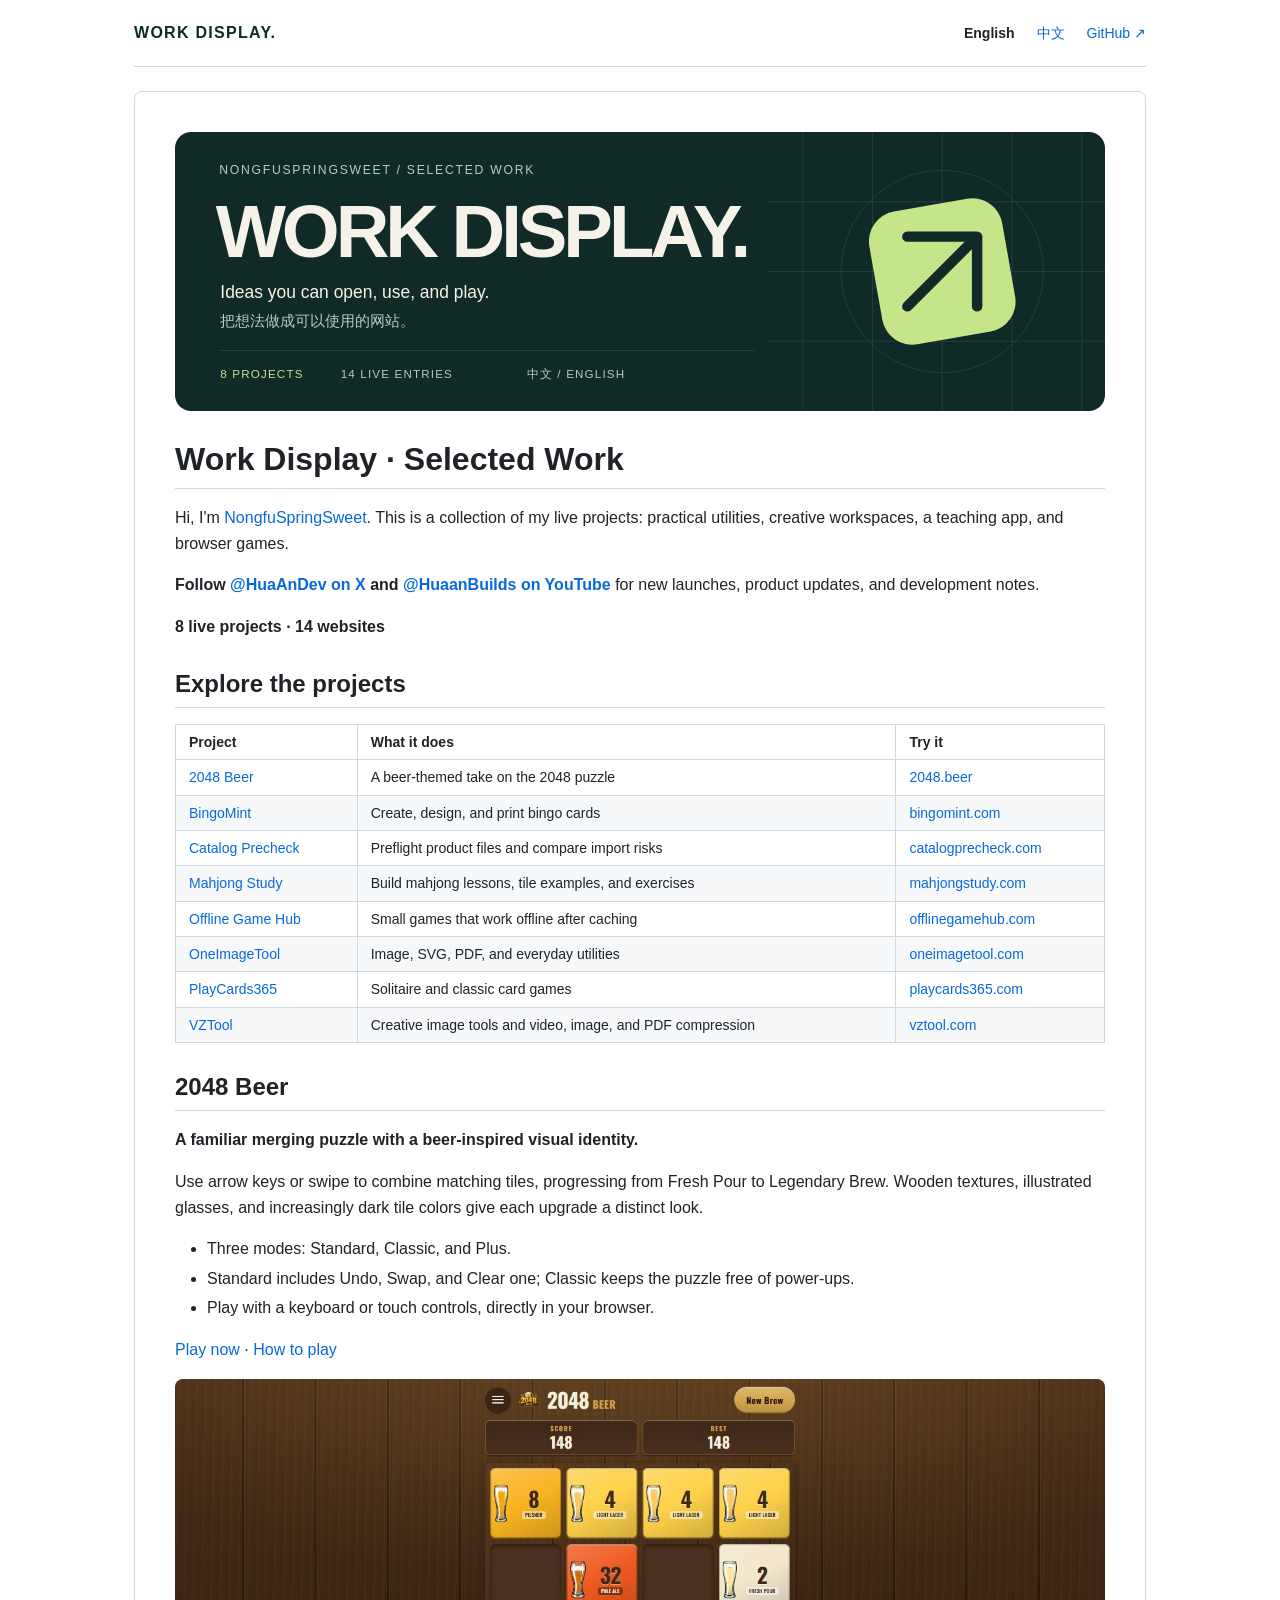
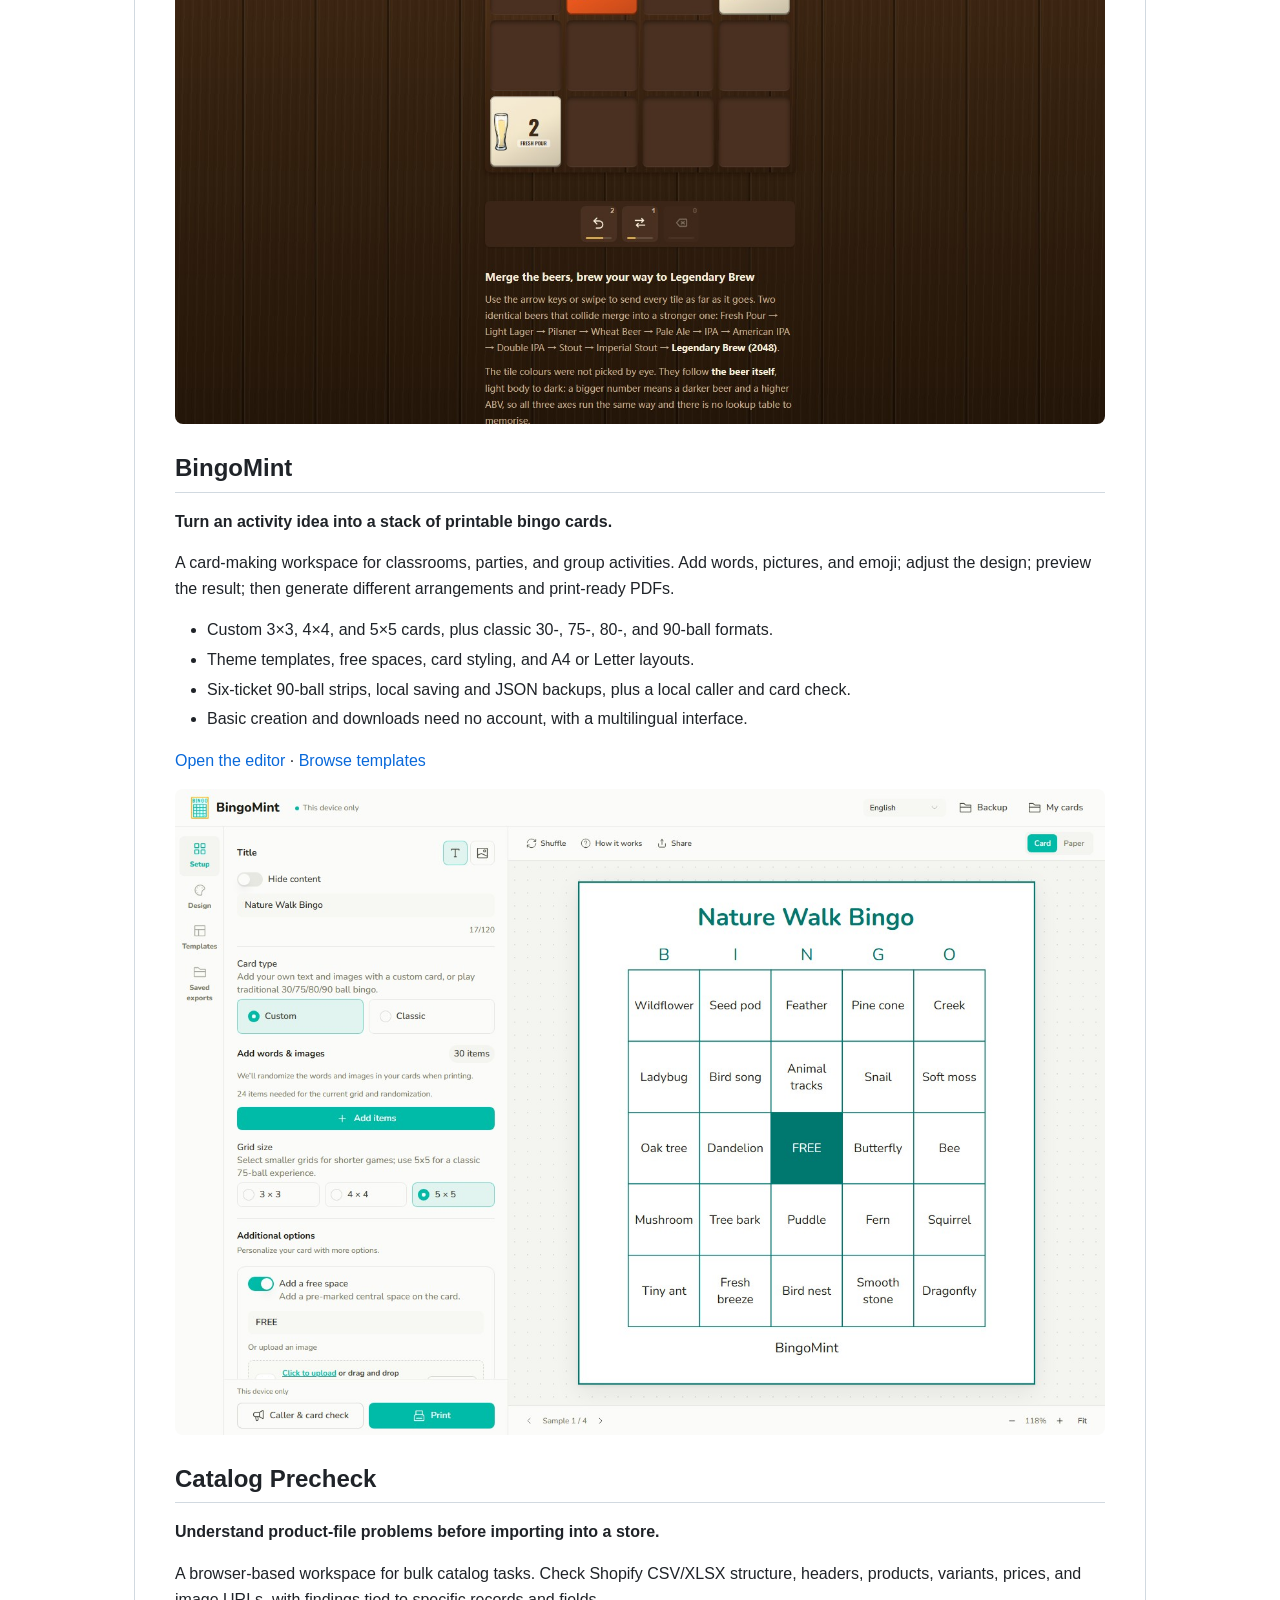
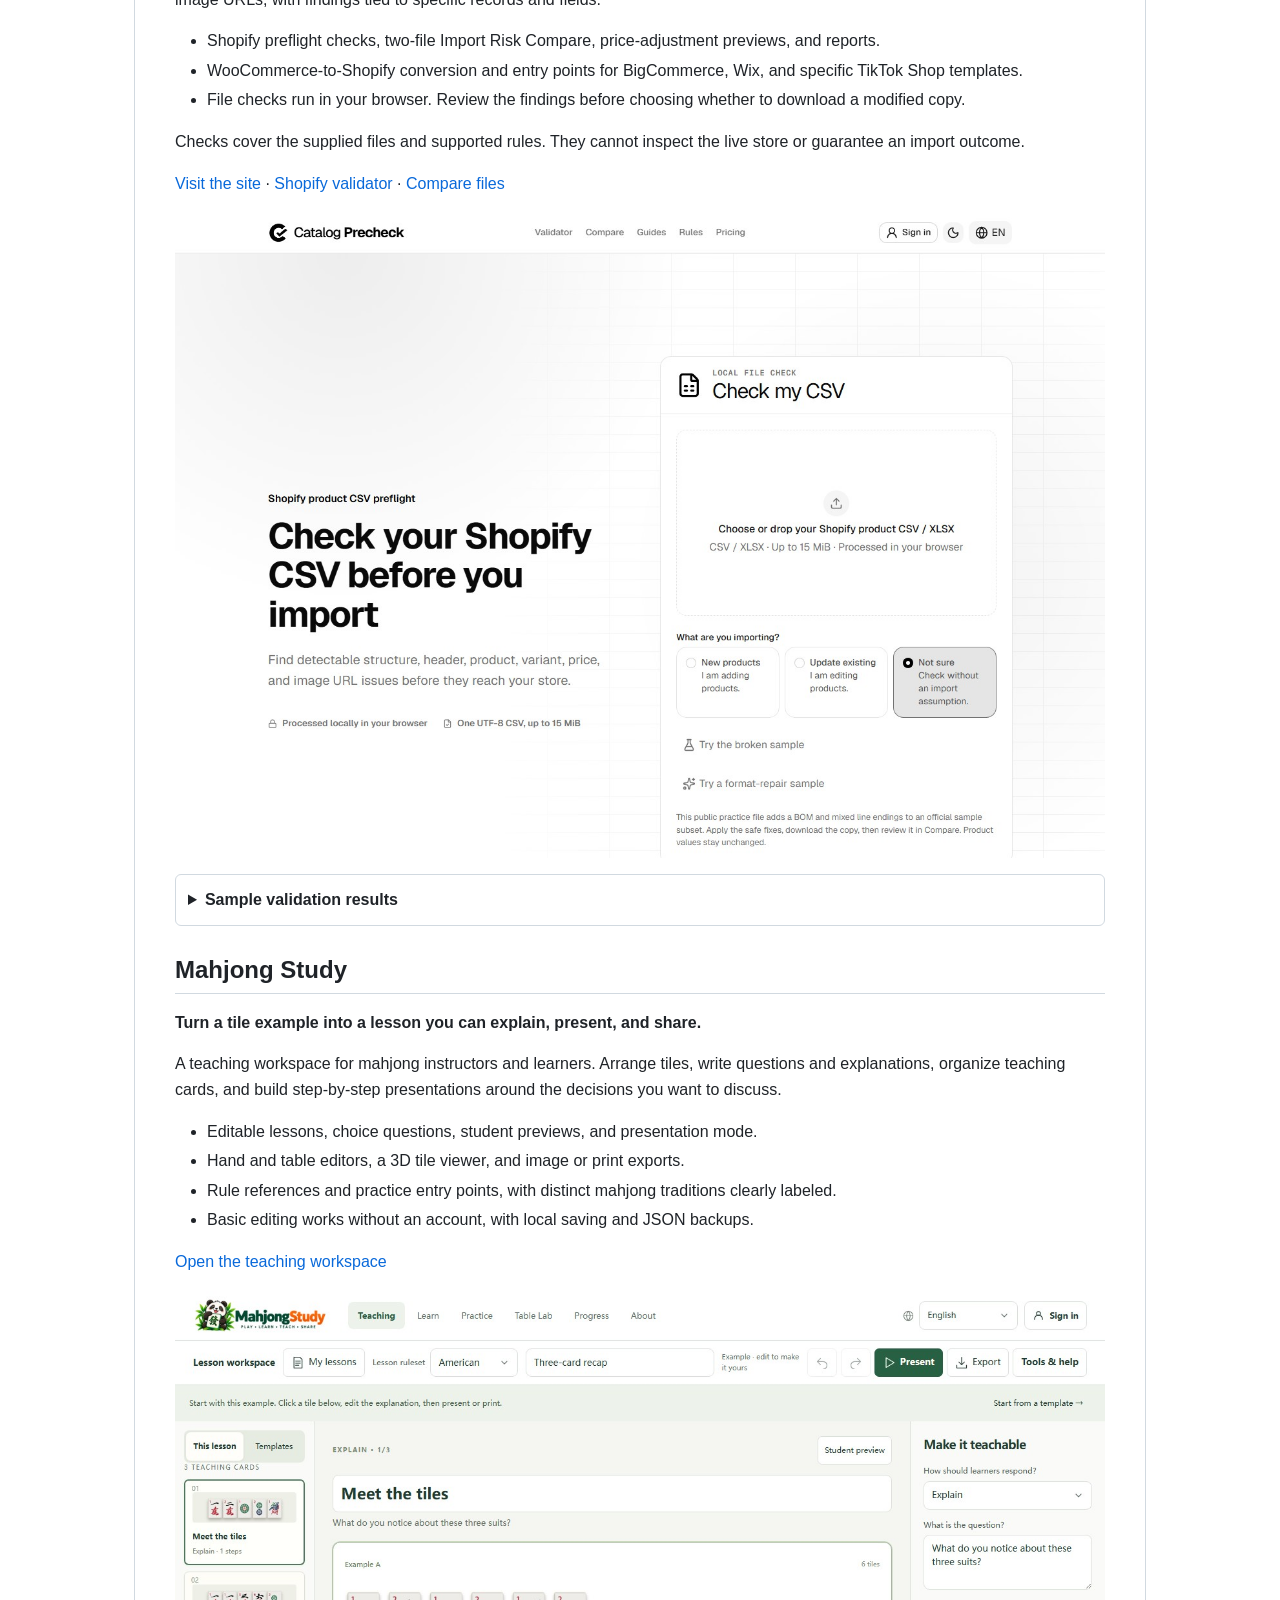
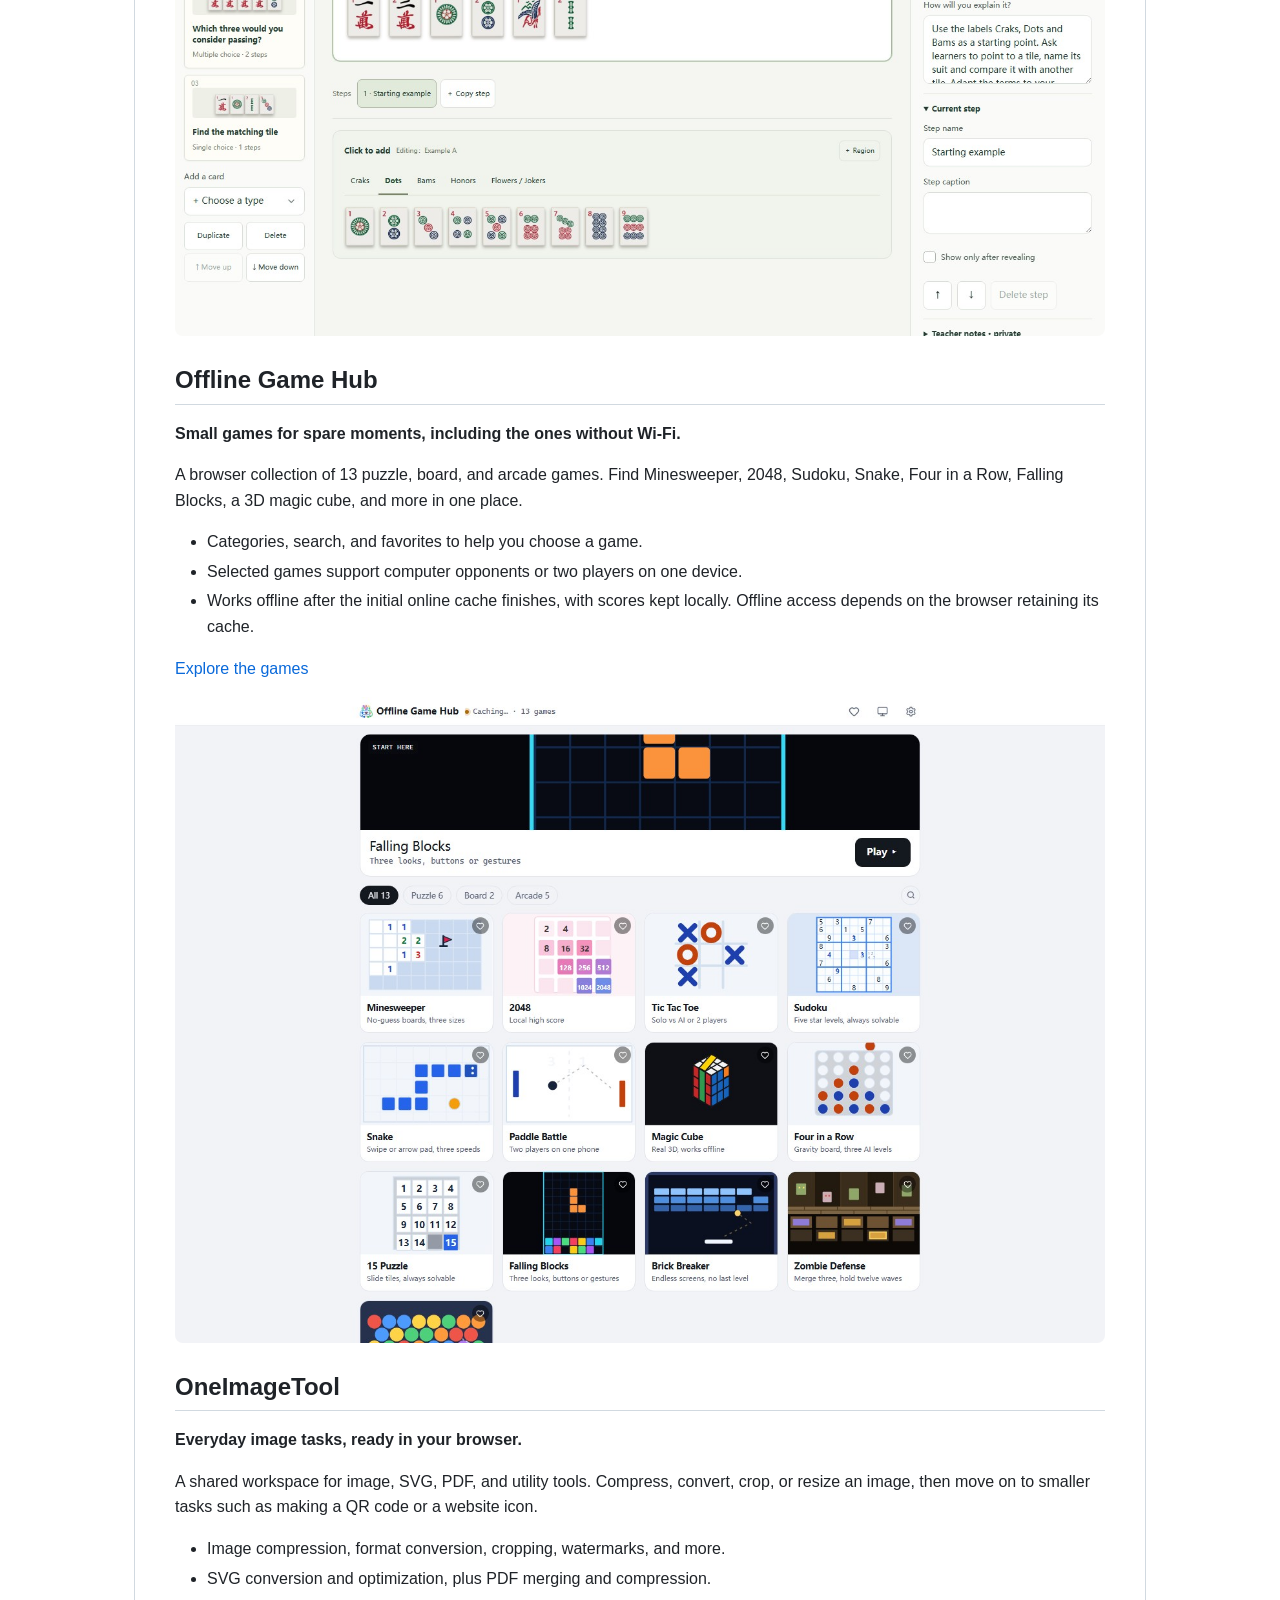
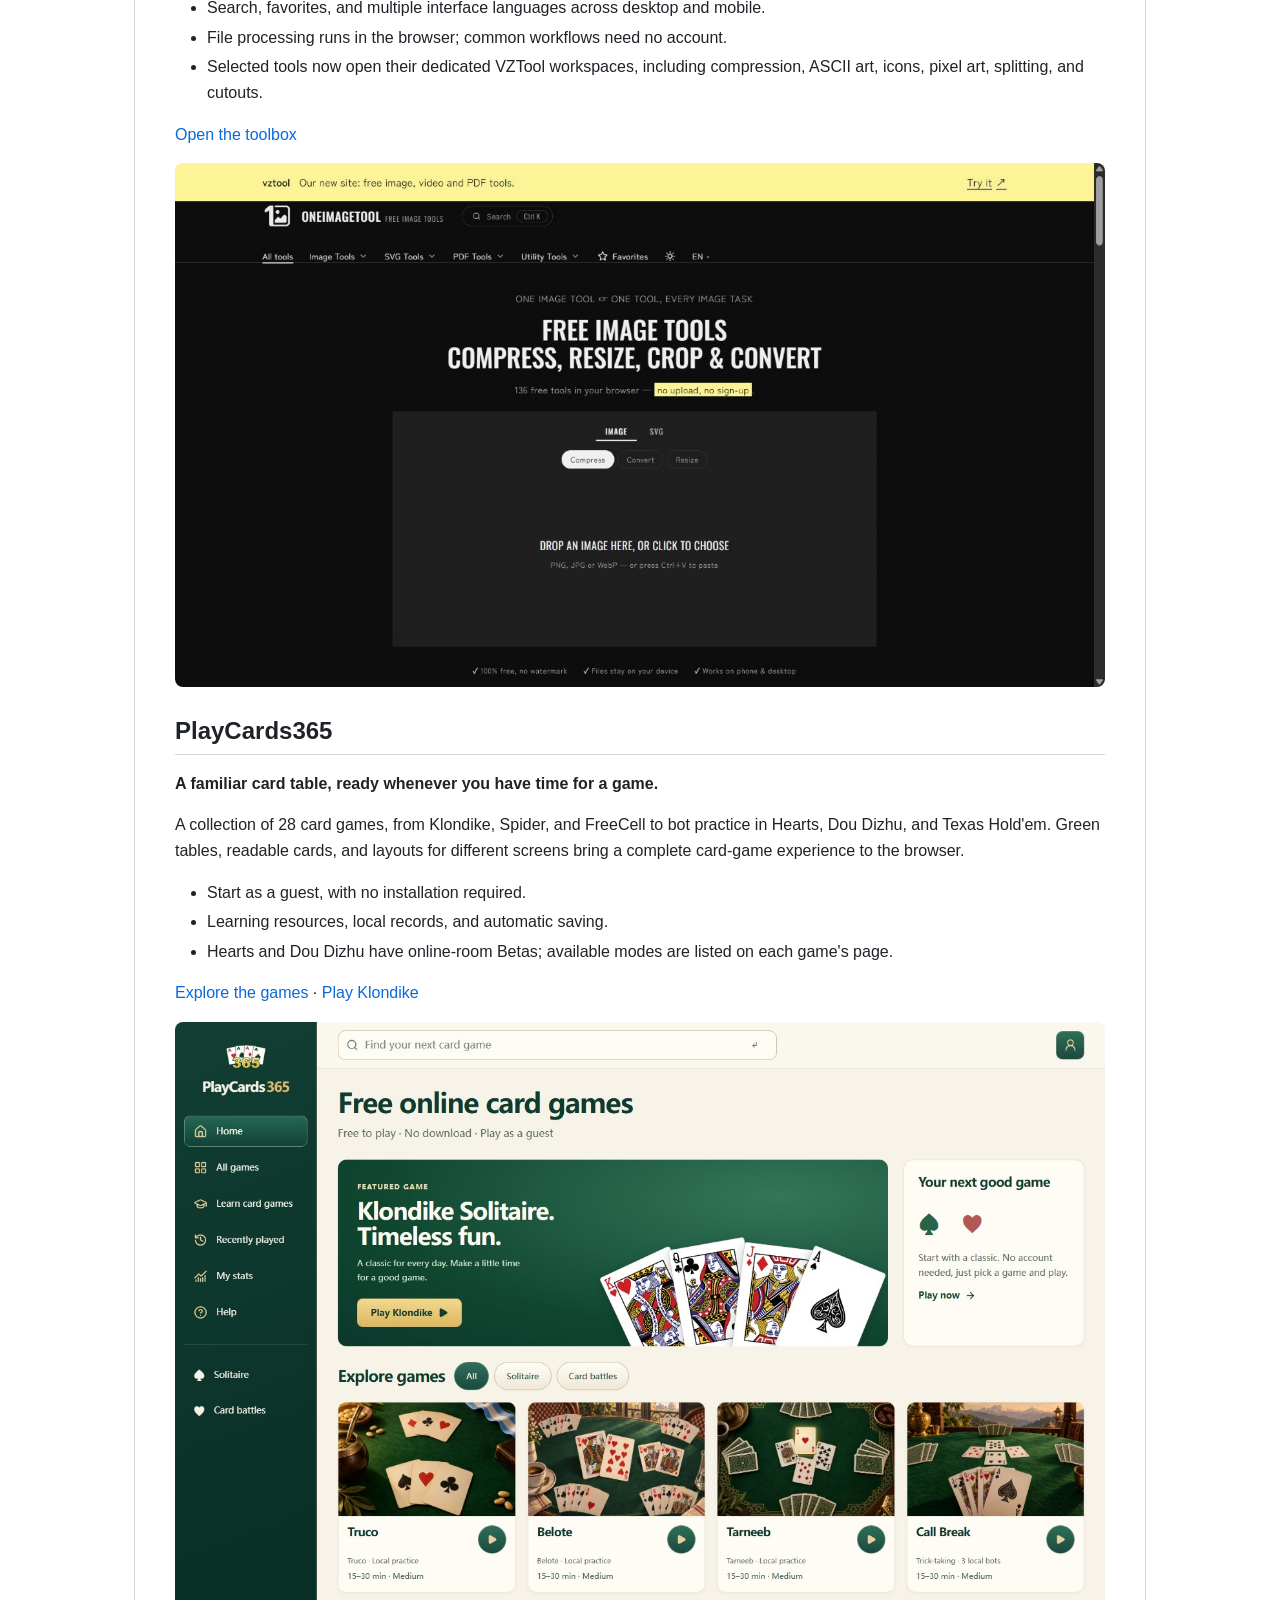
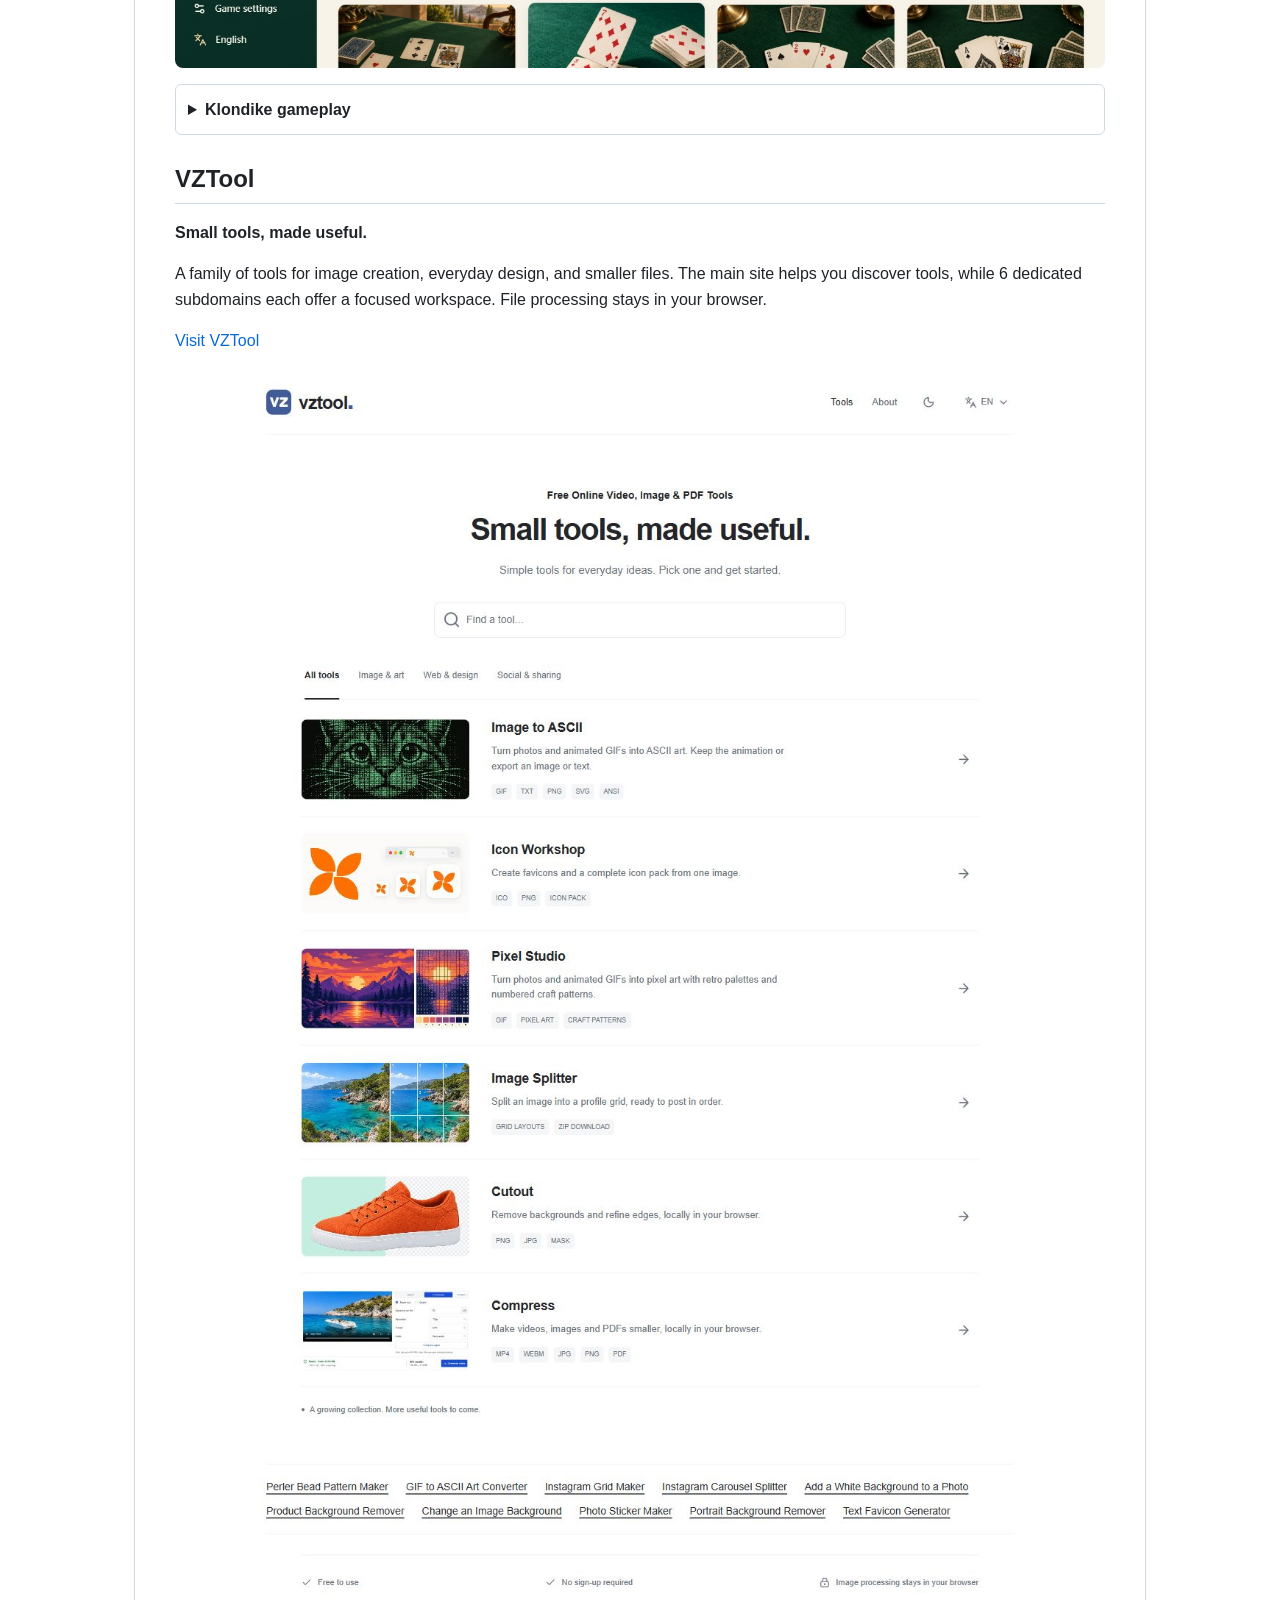
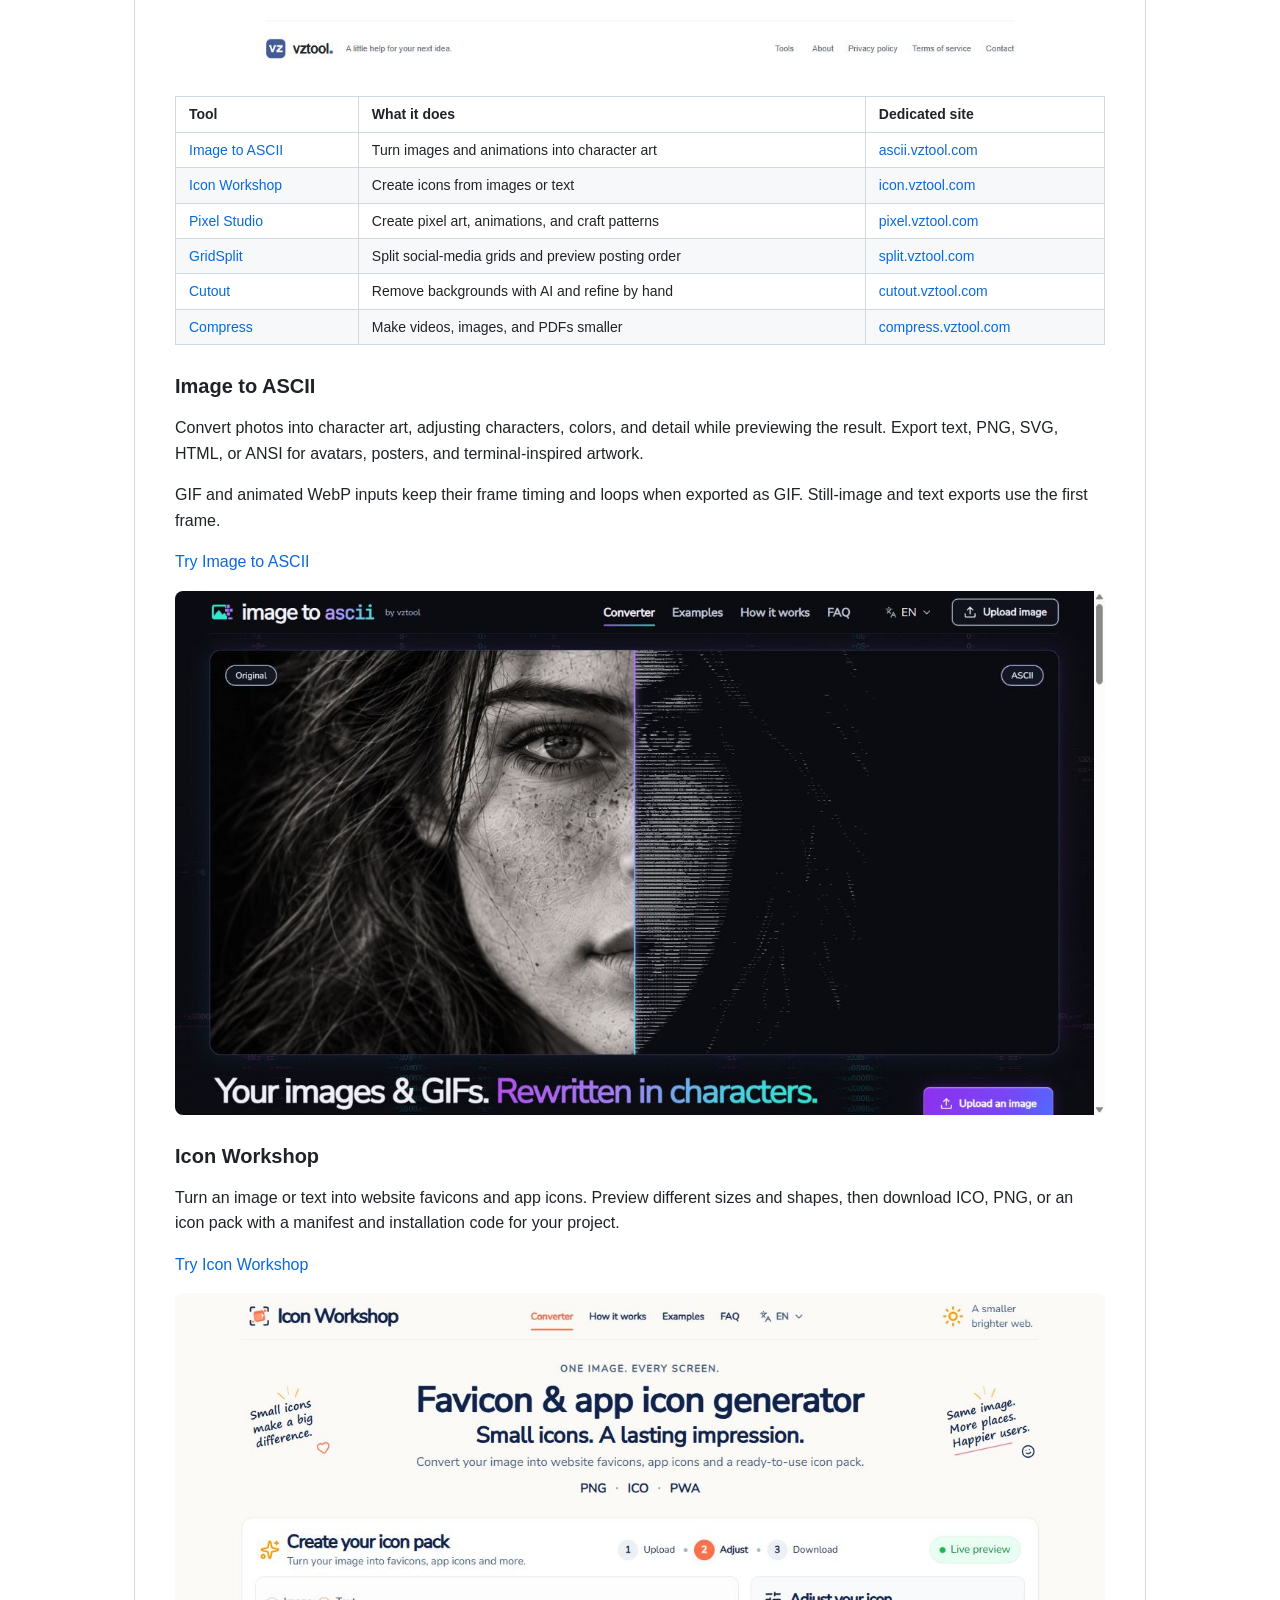
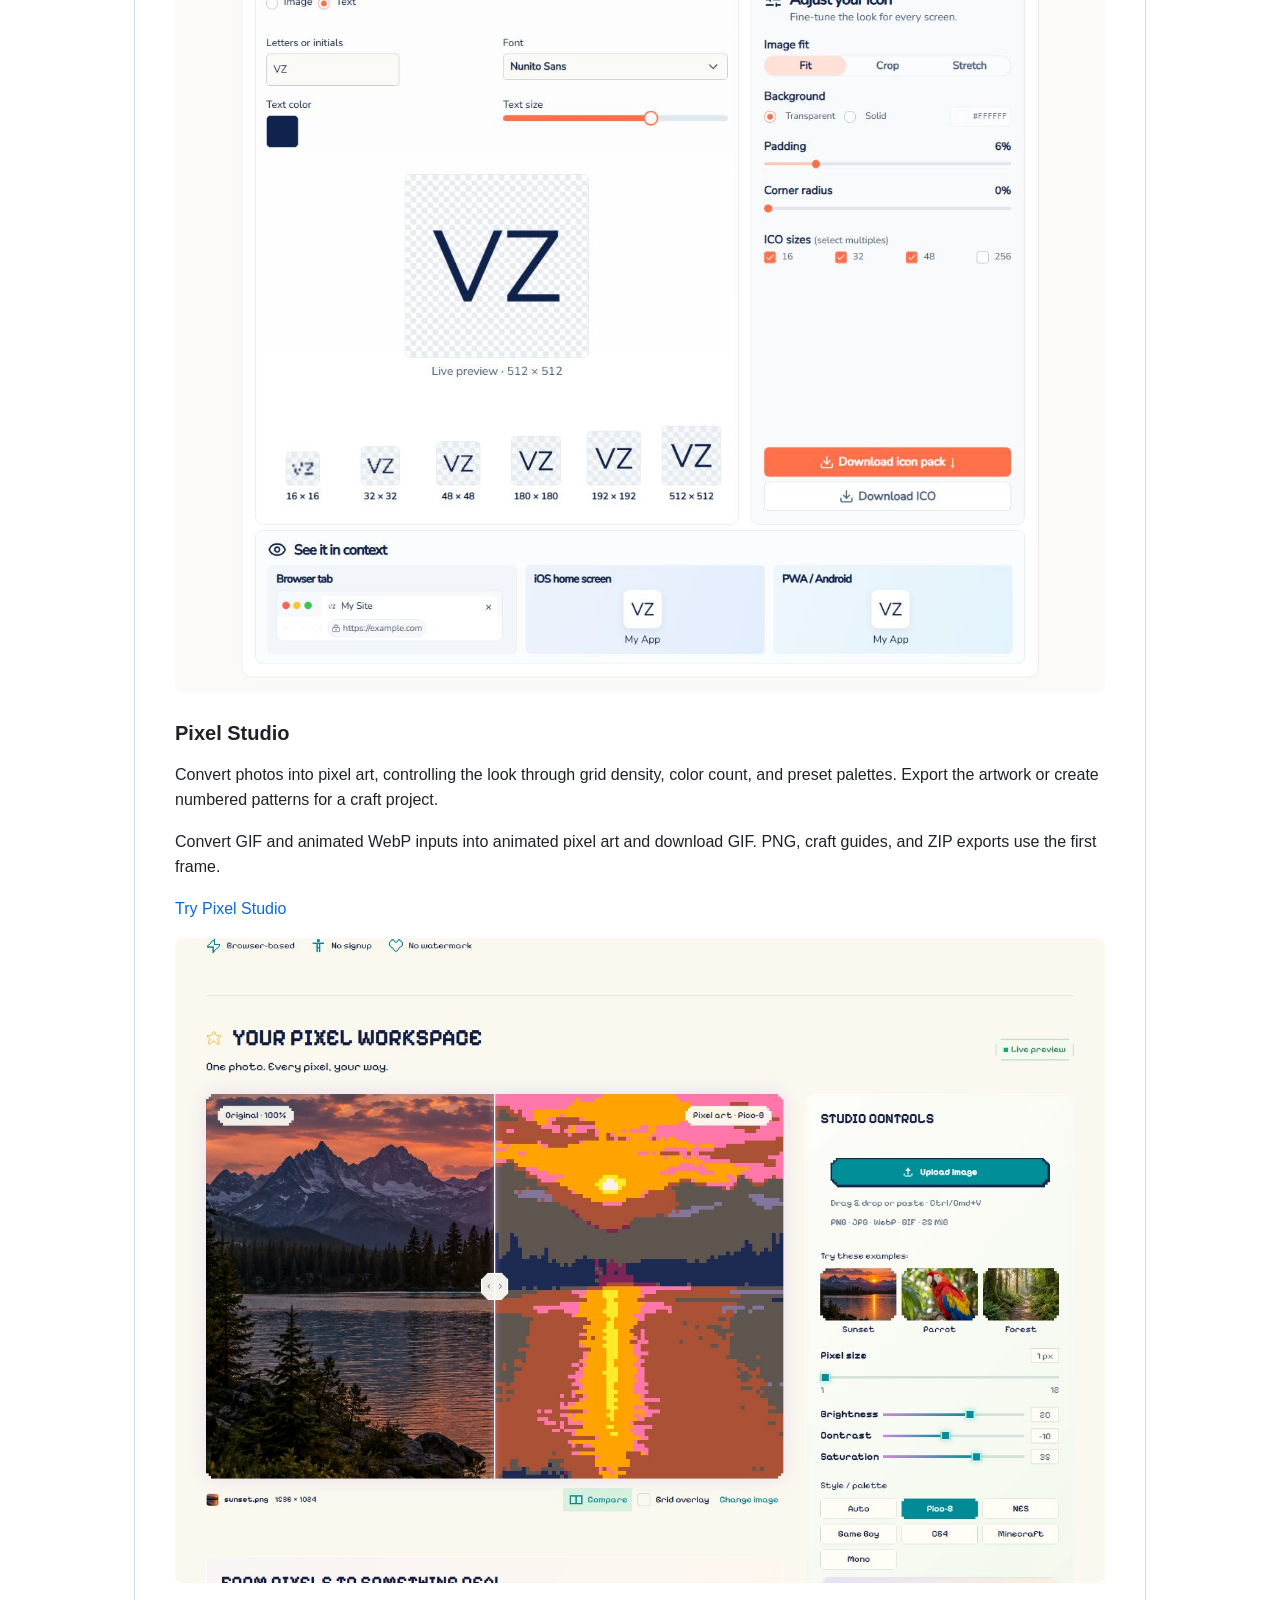
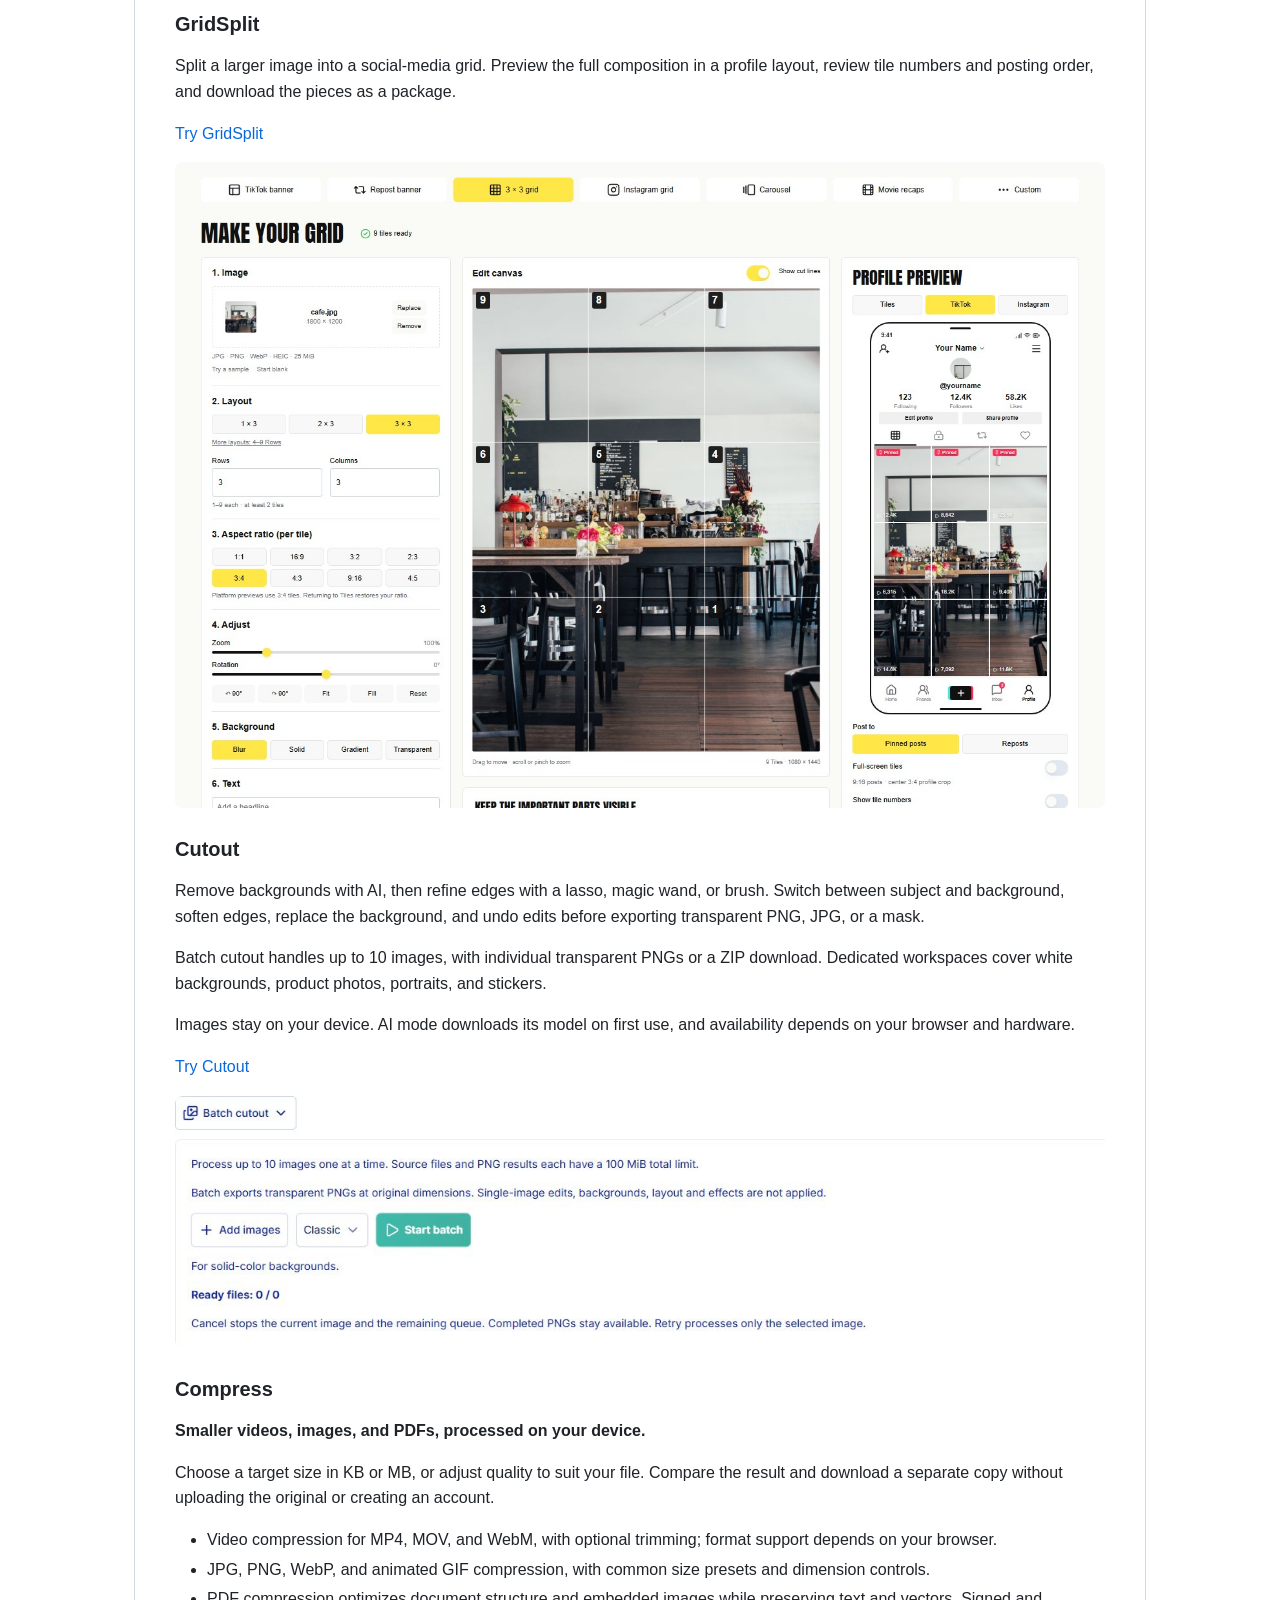
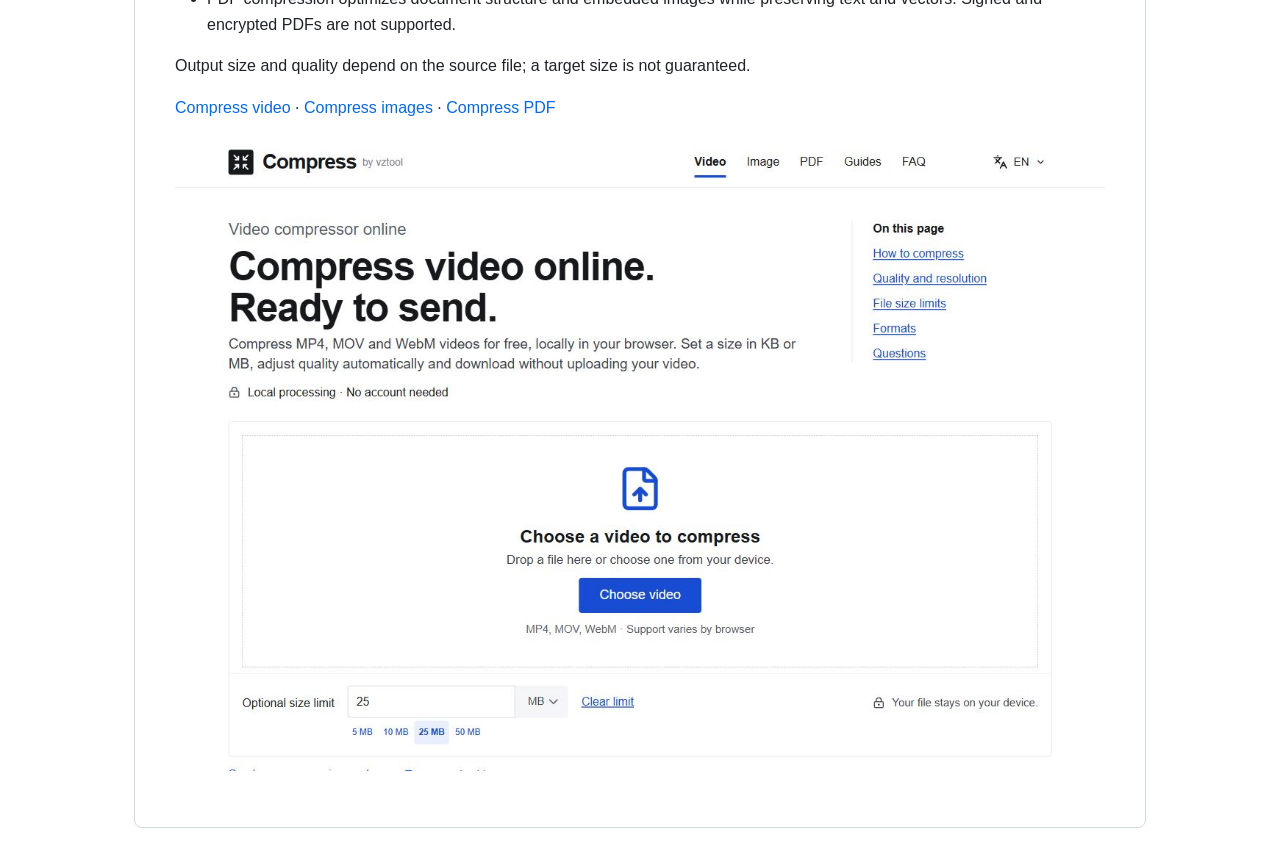
<file: index.html>
<!doctype html>
<html lang="en">
<head>
  <meta charset="utf-8">
  <meta name="viewport" content="width=device-width, initial-scale=1">
  <title>Work Display · Selected Work</title>
  <meta name="description" content="Live projects by NongfuSpringSweet: practical utilities, creative workspaces, mahjong teaching, and browser games. 8 projects, 14 live entries.">
  <link rel="canonical" href="https://portfolio.vztool.com/">
  <link rel="alternate" hreflang="zh-CN" href="https://portfolio.vztool.com/zh.html">
  <link rel="alternate" hreflang="en" href="https://portfolio.vztool.com/">
  <link rel="alternate" hreflang="x-default" href="https://portfolio.vztool.com/">
  <link rel="stylesheet" href="assets/site.css">
</head>
<body>
  <a class="skip-link" href="#main">Skip to projects</a>
  <header class="site-header">
    <a class="site-brand" href="./">WORK DISPLAY.</a>
    <nav class="site-nav" aria-label="Navigation and language">
      <a href="./" lang="en" aria-current="page">English</a>
      <a href="zh.html" lang="zh-CN">中文</a>
      <a href="https://github.com/NongfuSpringSweet/workdisplay">GitHub ↗</a>
    </nav>
  </header>
  <!-- shortcut: These static pages mirror the READMEs; update both when project descriptions change. -->
  <main id="main"><article><p><img src="assets/cover.svg" alt="Work Display — Ideas you can open, use, and play"></p>
<h1 id="work-display--selected-work">Work Display · Selected Work</h1>
<p>Hi, I&#39;m <a href="https://github.com/NongfuSpringSweet">NongfuSpringSweet</a>. This is a collection of my live projects: practical utilities, creative workspaces, a teaching app, and browser games.</p>
<p><strong>Follow <a href="https://x.com/HuaAnDev">@HuaAnDev on X</a> and <a href="https://www.youtube.com/@HuaanBuilds">@HuaanBuilds on YouTube</a></strong> for new launches, product updates, and development notes.</p>
<p><strong>8 live projects · 14 websites</strong></p>
<h2 id="explore-the-projects">Explore the projects</h2>
<table>
<thead>
<tr>
<th>Project</th>
<th>What it does</th>
<th>Try it</th>
</tr>
</thead>
<tbody><tr>
<td><a href="#2048-beer">2048 Beer</a></td>
<td>A beer-themed take on the 2048 puzzle</td>
<td><a href="https://2048.beer/">2048.beer</a></td>
</tr>
<tr>
<td><a href="#bingomint">BingoMint</a></td>
<td>Create, design, and print bingo cards</td>
<td><a href="https://bingomint.com/">bingomint.com</a></td>
</tr>
<tr>
<td><a href="#catalog-precheck">Catalog Precheck</a></td>
<td>Preflight product files and compare import risks</td>
<td><a href="https://catalogprecheck.com/">catalogprecheck.com</a></td>
</tr>
<tr>
<td><a href="#mahjong-study">Mahjong Study</a></td>
<td>Build mahjong lessons, tile examples, and exercises</td>
<td><a href="https://mahjongstudy.com/">mahjongstudy.com</a></td>
</tr>
<tr>
<td><a href="#offline-game-hub">Offline Game Hub</a></td>
<td>Small games that work offline after caching</td>
<td><a href="https://offlinegamehub.com/">offlinegamehub.com</a></td>
</tr>
<tr>
<td><a href="#oneimagetool">OneImageTool</a></td>
<td>Image, SVG, PDF, and everyday utilities</td>
<td><a href="https://oneimagetool.com/">oneimagetool.com</a></td>
</tr>
<tr>
<td><a href="#playcards365">PlayCards365</a></td>
<td>Solitaire and classic card games</td>
<td><a href="https://playcards365.com/">playcards365.com</a></td>
</tr>
<tr>
<td><a href="#vztool">VZTool</a></td>
<td>Creative image tools and video, image, and PDF compression</td>
<td><a href="https://vztool.com/">vztool.com</a></td>
</tr>
</tbody></table>
<h2 id="2048-beer">2048 Beer</h2>
<p><strong>A familiar merging puzzle with a beer-inspired visual identity.</strong></p>
<p>Use arrow keys or swipe to combine matching tiles, progressing from Fresh Pour to Legendary Brew. Wooden textures, illustrated glasses, and increasingly dark tile colors give each upgrade a distinct look.</p>
<ul>
<li>Three modes: Standard, Classic, and Plus.</li>
<li>Standard includes Undo, Swap, and Clear one; Classic keeps the puzzle free of power-ups.</li>
<li>Play with a keyboard or touch controls, directly in your browser.</li>
</ul>
<p><a href="https://2048.beer/">Play now</a> · <a href="https://2048.beer/how-to-play">How to play</a></p>
<p><a href="https://2048.beer/"><img src="assets/screenshots/2048-beer.jpg" alt="2048 Beer: a real game in progress"></a></p>
<h2 id="bingomint">BingoMint</h2>
<p><strong>Turn an activity idea into a stack of printable bingo cards.</strong></p>
<p>A card-making workspace for classrooms, parties, and group activities. Add words, pictures, and emoji; adjust the design; preview the result; then generate different arrangements and print-ready PDFs.</p>
<ul>
<li>Custom 3×3, 4×4, and 5×5 cards, plus classic 30-, 75-, 80-, and 90-ball formats.</li>
<li>Theme templates, free spaces, card styling, and A4 or Letter layouts.</li>
<li>Six-ticket 90-ball strips, local saving and JSON backups, plus a local caller and card check.</li>
<li>Basic creation and downloads need no account, with a multilingual interface.</li>
</ul>
<p><a href="https://bingomint.com/">Open the editor</a> · <a href="https://bingomint.com/templates">Browse templates</a></p>
<p><a href="https://bingomint.com/"><img src="assets/screenshots/bingomint.jpg" alt="BingoMint: editing and previewing a Nature Walk card"></a></p>
<h2 id="catalog-precheck">Catalog Precheck</h2>
<p><strong>Understand product-file problems before importing into a store.</strong></p>
<p>A browser-based workspace for bulk catalog tasks. Check Shopify CSV/XLSX structure, headers, products, variants, prices, and image URLs, with findings tied to specific records and fields.</p>
<ul>
<li>Shopify preflight checks, two-file Import Risk Compare, price-adjustment previews, and reports.</li>
<li>WooCommerce-to-Shopify conversion and entry points for BigCommerce, Wix, and specific TikTok Shop templates.</li>
<li>File checks run in your browser. Review the findings before choosing whether to download a modified copy.</li>
</ul>
<p>Checks cover the supplied files and supported rules. They cannot inspect the live store or guarantee an import outcome.</p>
<p><a href="https://catalogprecheck.com/">Visit the site</a> · <a href="https://catalogprecheck.com/shopify-csv-validator">Shopify validator</a> · <a href="https://catalogprecheck.com/compare">Compare files</a></p>
<p><a href="https://catalogprecheck.com/"><img src="assets/screenshots/catalog-precheck.jpg" alt="Catalog Precheck: Shopify product-file preflight"></a></p>
<details>
<summary>Sample validation results</summary>


<p><img src="assets/screenshots/catalog-precheck-check.jpg" alt="Catalog Precheck: actual practice-file findings"></p>
</details>

<h2 id="mahjong-study">Mahjong Study</h2>
<p><strong>Turn a tile example into a lesson you can explain, present, and share.</strong></p>
<p>A teaching workspace for mahjong instructors and learners. Arrange tiles, write questions and explanations, organize teaching cards, and build step-by-step presentations around the decisions you want to discuss.</p>
<ul>
<li>Editable lessons, choice questions, student previews, and presentation mode.</li>
<li>Hand and table editors, a 3D tile viewer, and image or print exports.</li>
<li>Rule references and practice entry points, with distinct mahjong traditions clearly labeled.</li>
<li>Basic editing works without an account, with local saving and JSON backups.</li>
</ul>
<p><a href="https://mahjongstudy.com/">Open the teaching workspace</a></p>
<p><a href="https://mahjongstudy.com/"><img src="assets/screenshots/mahjong-study.jpg" alt="Mahjong Study: tile examples, teaching cards, and explanations"></a></p>
<h2 id="offline-game-hub">Offline Game Hub</h2>
<p><strong>Small games for spare moments, including the ones without Wi-Fi.</strong></p>
<p>A browser collection of 13 puzzle, board, and arcade games. Find Minesweeper, 2048, Sudoku, Snake, Four in a Row, Falling Blocks, a 3D magic cube, and more in one place.</p>
<ul>
<li>Categories, search, and favorites to help you choose a game.</li>
<li>Selected games support computer opponents or two players on one device.</li>
<li>Works offline after the initial online cache finishes, with scores kept locally. Offline access depends on the browser retaining its cache.</li>
</ul>
<p><a href="https://offlinegamehub.com/">Explore the games</a></p>
<p><a href="https://offlinegamehub.com/"><img src="assets/screenshots/offline-game-hub.jpg" alt="Offline Game Hub: browsing the game collection"></a></p>
<h2 id="oneimagetool">OneImageTool</h2>
<p><strong>Everyday image tasks, ready in your browser.</strong></p>
<p>A shared workspace for image, SVG, PDF, and utility tools. Compress, convert, crop, or resize an image, then move on to smaller tasks such as making a QR code or a website icon.</p>
<ul>
<li>Image compression, format conversion, cropping, watermarks, and more.</li>
<li>SVG conversion and optimization, plus PDF merging and compression.</li>
<li>Search, favorites, and multiple interface languages across desktop and mobile.</li>
<li>File processing runs in the browser; common workflows need no account.</li>
<li>Selected tools now open their dedicated VZTool workspaces, including compression, ASCII art, icons, pixel art, splitting, and cutouts.</li>
</ul>
<p><a href="https://oneimagetool.com/">Open the toolbox</a></p>
<p><a href="https://oneimagetool.com/"><img src="assets/screenshots/one-image-tool.jpg" alt="OneImageTool: the image compression, conversion, and resizing workspace"></a></p>
<h2 id="playcards365">PlayCards365</h2>
<p><strong>A familiar card table, ready whenever you have time for a game.</strong></p>
<p>A collection of 28 card games, from Klondike, Spider, and FreeCell to bot practice in Hearts, Dou Dizhu, and Texas Hold&#39;em. Green tables, readable cards, and layouts for different screens bring a complete card-game experience to the browser.</p>
<ul>
<li>Start as a guest, with no installation required.</li>
<li>Learning resources, local records, and automatic saving.</li>
<li>Hearts and Dou Dizhu have online-room Betas; available modes are listed on each game&#39;s page.</li>
</ul>
<p><a href="https://playcards365.com/">Explore the games</a> · <a href="https://playcards365.com/games/klondike/">Play Klondike</a></p>
<p><a href="https://playcards365.com/"><img src="assets/screenshots/playcards365.jpg" alt="PlayCards365: the solitaire and card-game lobby"></a></p>
<details>
<summary>Klondike gameplay</summary>

<p><img src="assets/screenshots/playcards365-game.jpg" alt="PlayCards365: an actual Klondike game"></p>
</details>

<h2 id="vztool">VZTool</h2>
<p><strong>Small tools, made useful.</strong></p>
<p>A family of tools for image creation, everyday design, and smaller files. The main site helps you discover tools, while 6 dedicated subdomains each offer a focused workspace. File processing stays in your browser.</p>
<p><a href="https://vztool.com/">Visit VZTool</a></p>
<p><a href="https://vztool.com/"><img src="assets/screenshots/vztool.jpg" alt="VZTool: creative tools and video, image, and PDF compression"></a></p>
<table>
<thead>
<tr>
<th>Tool</th>
<th>What it does</th>
<th>Dedicated site</th>
</tr>
</thead>
<tbody><tr>
<td><a href="#image-to-ascii">Image to ASCII</a></td>
<td>Turn images and animations into character art</td>
<td><a href="https://ascii.vztool.com/">ascii.vztool.com</a></td>
</tr>
<tr>
<td><a href="#icon-workshop">Icon Workshop</a></td>
<td>Create icons from images or text</td>
<td><a href="https://icon.vztool.com/">icon.vztool.com</a></td>
</tr>
<tr>
<td><a href="#pixel-studio">Pixel Studio</a></td>
<td>Create pixel art, animations, and craft patterns</td>
<td><a href="https://pixel.vztool.com/">pixel.vztool.com</a></td>
</tr>
<tr>
<td><a href="#gridsplit">GridSplit</a></td>
<td>Split social-media grids and preview posting order</td>
<td><a href="https://split.vztool.com/">split.vztool.com</a></td>
</tr>
<tr>
<td><a href="#cutout">Cutout</a></td>
<td>Remove backgrounds with AI and refine by hand</td>
<td><a href="https://cutout.vztool.com/">cutout.vztool.com</a></td>
</tr>
<tr>
<td><a href="#compress">Compress</a></td>
<td>Make videos, images, and PDFs smaller</td>
<td><a href="https://compress.vztool.com/">compress.vztool.com</a></td>
</tr>
</tbody></table>
<h3 id="image-to-ascii">Image to ASCII</h3>
<p>Convert photos into character art, adjusting characters, colors, and detail while previewing the result. Export text, PNG, SVG, HTML, or ANSI for avatars, posters, and terminal-inspired artwork.</p>
<p>GIF and animated WebP inputs keep their frame timing and loops when exported as GIF. Still-image and text exports use the first frame.</p>
<p><a href="https://ascii.vztool.com/">Try Image to ASCII</a></p>
<p><a href="https://ascii.vztool.com/"><img src="assets/screenshots/vztool-ascii.jpg" alt="Image to ASCII: image and GIF converter with an ASCII comparison"></a></p>
<h3 id="icon-workshop">Icon Workshop</h3>
<p>Turn an image or text into website favicons and app icons. Preview different sizes and shapes, then download ICO, PNG, or an icon pack with a manifest and installation code for your project.</p>
<p><a href="https://icon.vztool.com/">Try Icon Workshop</a></p>
<p><a href="https://icon.vztool.com/"><img src="assets/screenshots/vztool-icon.jpg" alt="Icon Workshop: text-based icons and size previews"></a></p>
<h3 id="pixel-studio">Pixel Studio</h3>
<p>Convert photos into pixel art, controlling the look through grid density, color count, and preset palettes. Export the artwork or create numbered patterns for a craft project.</p>
<p>Convert GIF and animated WebP inputs into animated pixel art and download GIF. PNG, craft guides, and ZIP exports use the first frame.</p>
<p><a href="https://pixel.vztool.com/">Try Pixel Studio</a></p>
<p><a href="https://pixel.vztool.com/"><img src="assets/screenshots/vztool-pixel.jpg" alt="Pixel Studio: pixel art and craft patterns"></a></p>
<h3 id="gridsplit">GridSplit</h3>
<p>Split a larger image into a social-media grid. Preview the full composition in a profile layout, review tile numbers and posting order, and download the pieces as a package.</p>
<p><a href="https://split.vztool.com/">Try GridSplit</a></p>
<p><a href="https://split.vztool.com/"><img src="assets/screenshots/vztool-split.jpg" alt="GridSplit: social-media image splitting and profile previews"></a></p>
<h3 id="cutout">Cutout</h3>
<p>Remove backgrounds with AI, then refine edges with a lasso, magic wand, or brush. Switch between subject and background, soften edges, replace the background, and undo edits before exporting transparent PNG, JPG, or a mask.</p>
<p>Batch cutout handles up to 10 images, with individual transparent PNGs or a ZIP download. Dedicated workspaces cover white backgrounds, product photos, portraits, and stickers.</p>
<p>Images stay on your device. AI mode downloads its model on first use, and availability depends on your browser and hardware.</p>
<p><a href="https://cutout.vztool.com/">Try Cutout</a></p>
<p><a href="https://cutout.vztool.com/"><img src="assets/screenshots/vztool-cutout.jpg" alt="Cutout: batch background-removal settings"></a></p>
<h3 id="compress">Compress</h3>
<p><strong>Smaller videos, images, and PDFs, processed on your device.</strong></p>
<p>Choose a target size in KB or MB, or adjust quality to suit your file. Compare the result and download a separate copy without uploading the original or creating an account.</p>
<ul>
<li>Video compression for MP4, MOV, and WebM, with optional trimming; format support depends on your browser.</li>
<li>JPG, PNG, WebP, and animated GIF compression, with common size presets and dimension controls.</li>
<li>PDF compression optimizes document structure and embedded images while preserving text and vectors. Signed and encrypted PDFs are not supported.</li>
</ul>
<p>Output size and quality depend on the source file; a target size is not guaranteed.</p>
<p><a href="https://compress.vztool.com/">Compress video</a> · <a href="https://compress.vztool.com/image">Compress images</a> · <a href="https://compress.vztool.com/pdf">Compress PDF</a></p>
<p><a href="https://compress.vztool.com/"><img src="assets/screenshots/vztool-compress.jpg" alt="Compress: local video compression and target-size controls"></a></p>
</article></main>
</body>
</html>
</file>
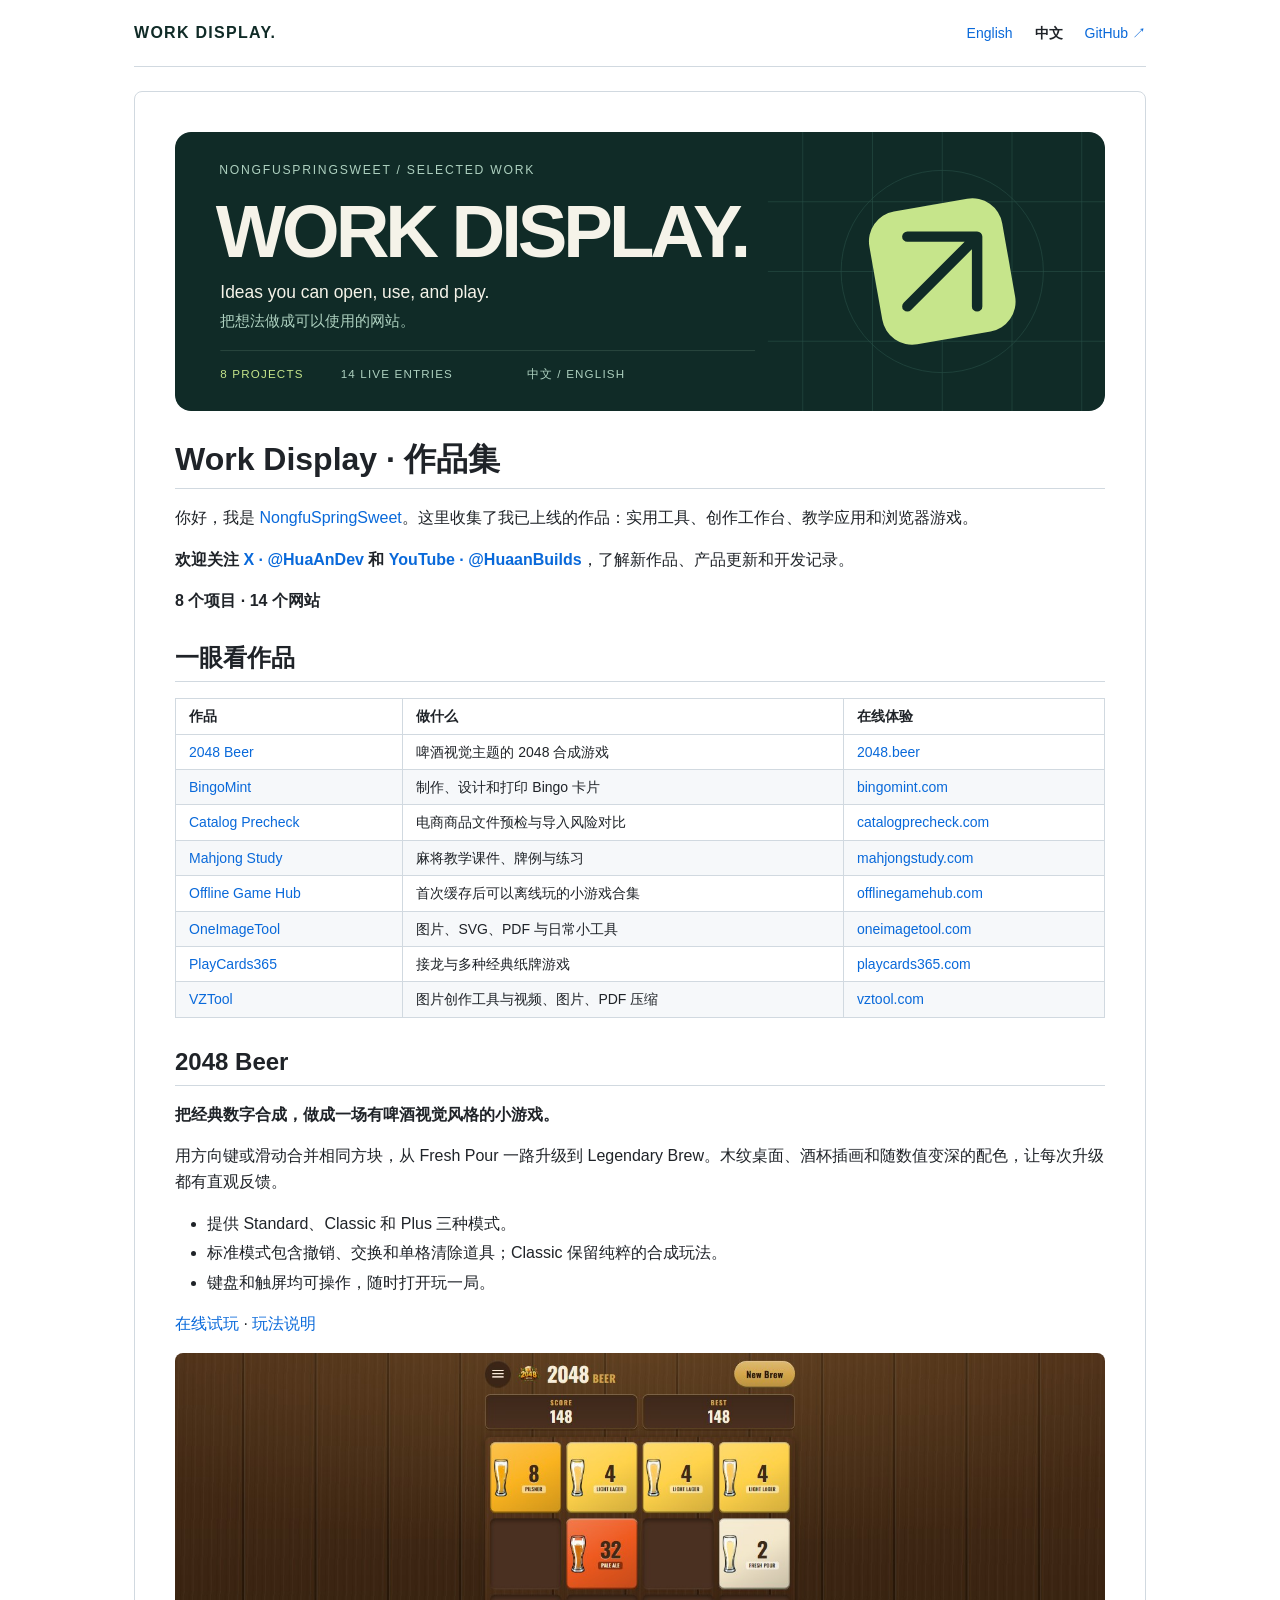
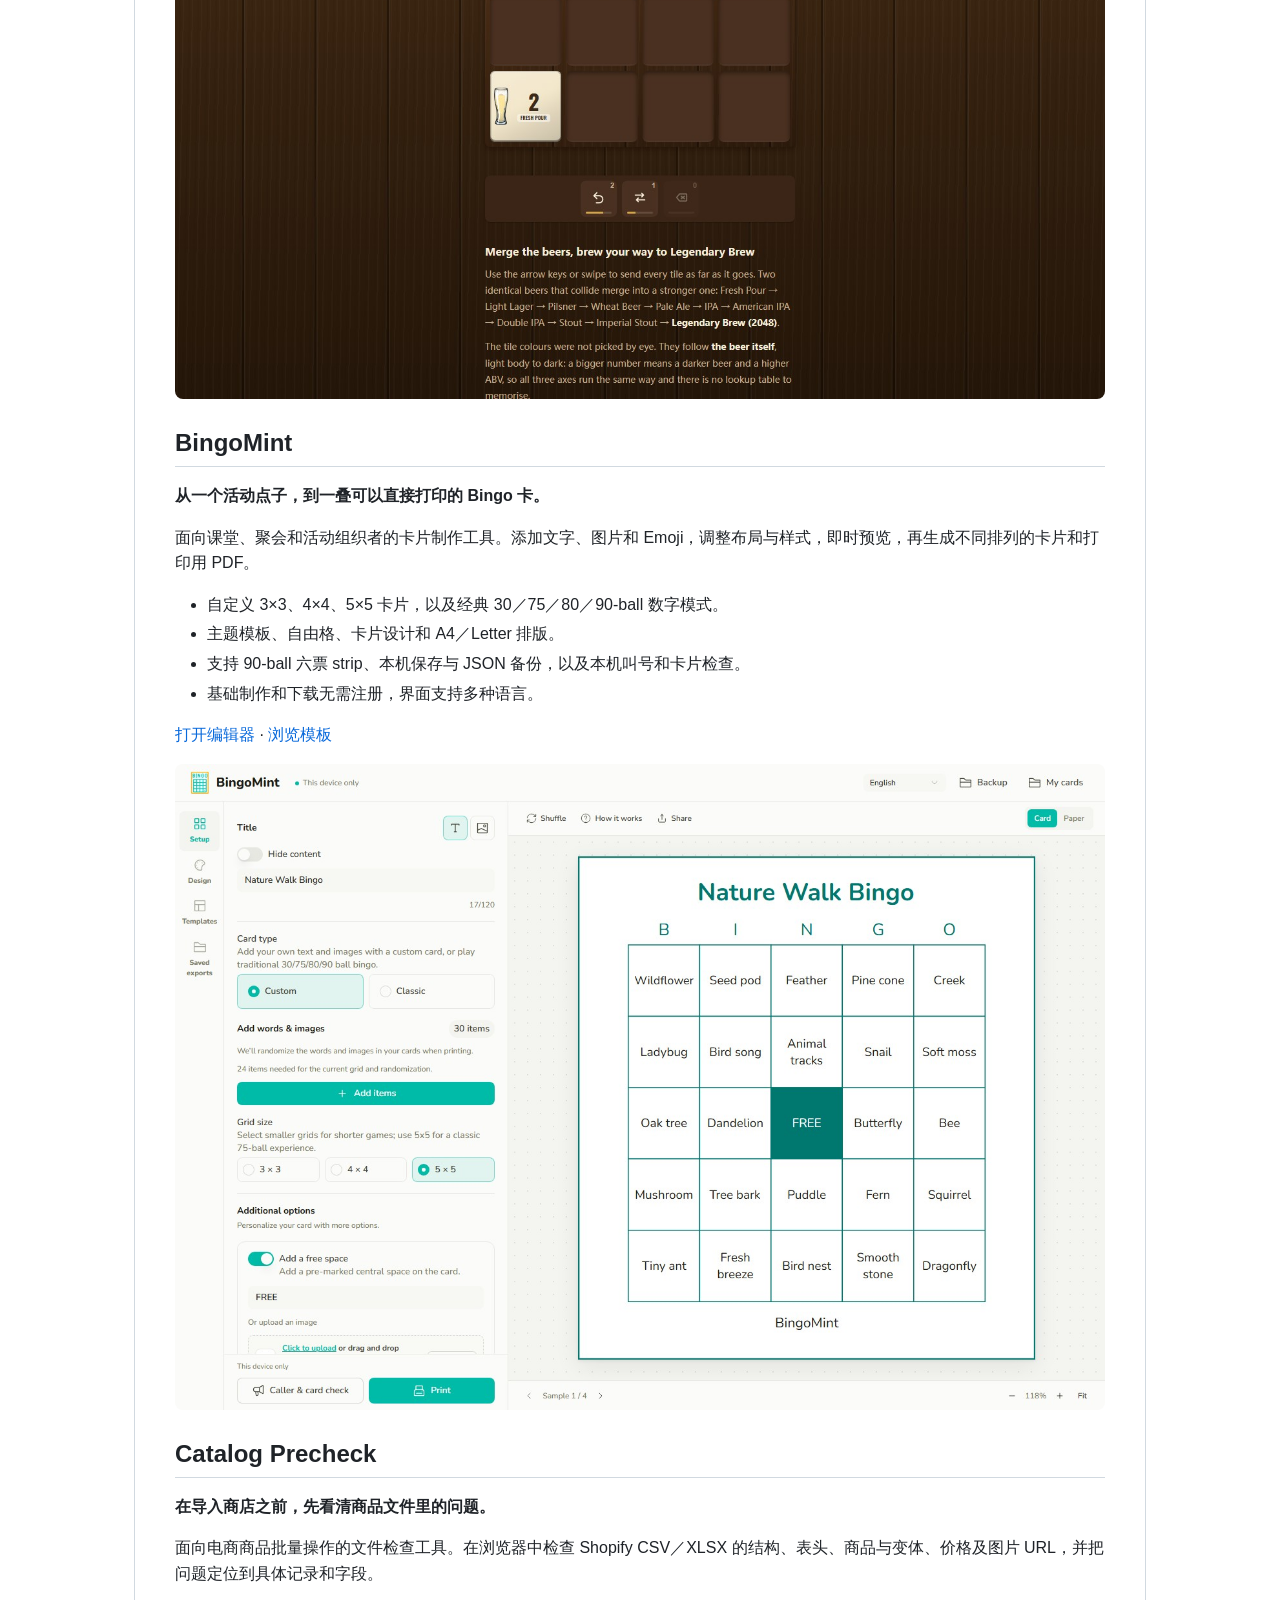
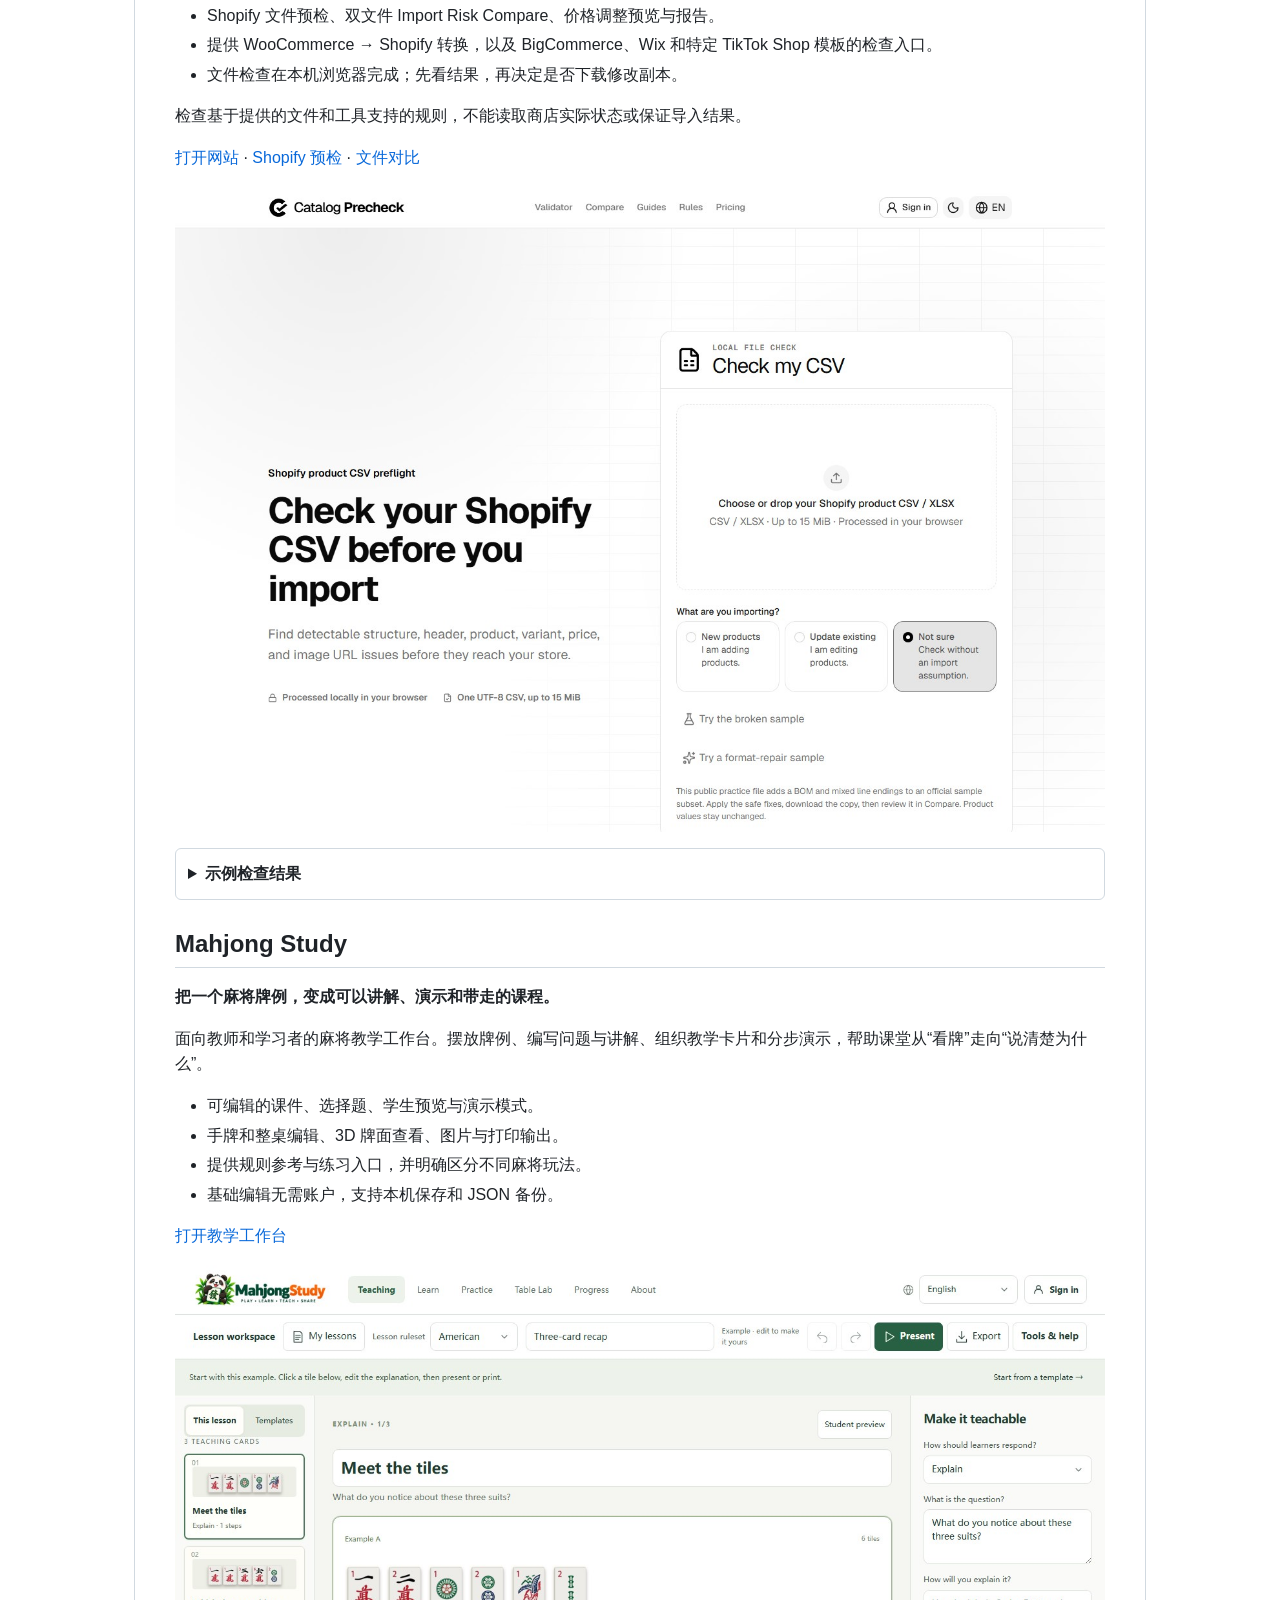
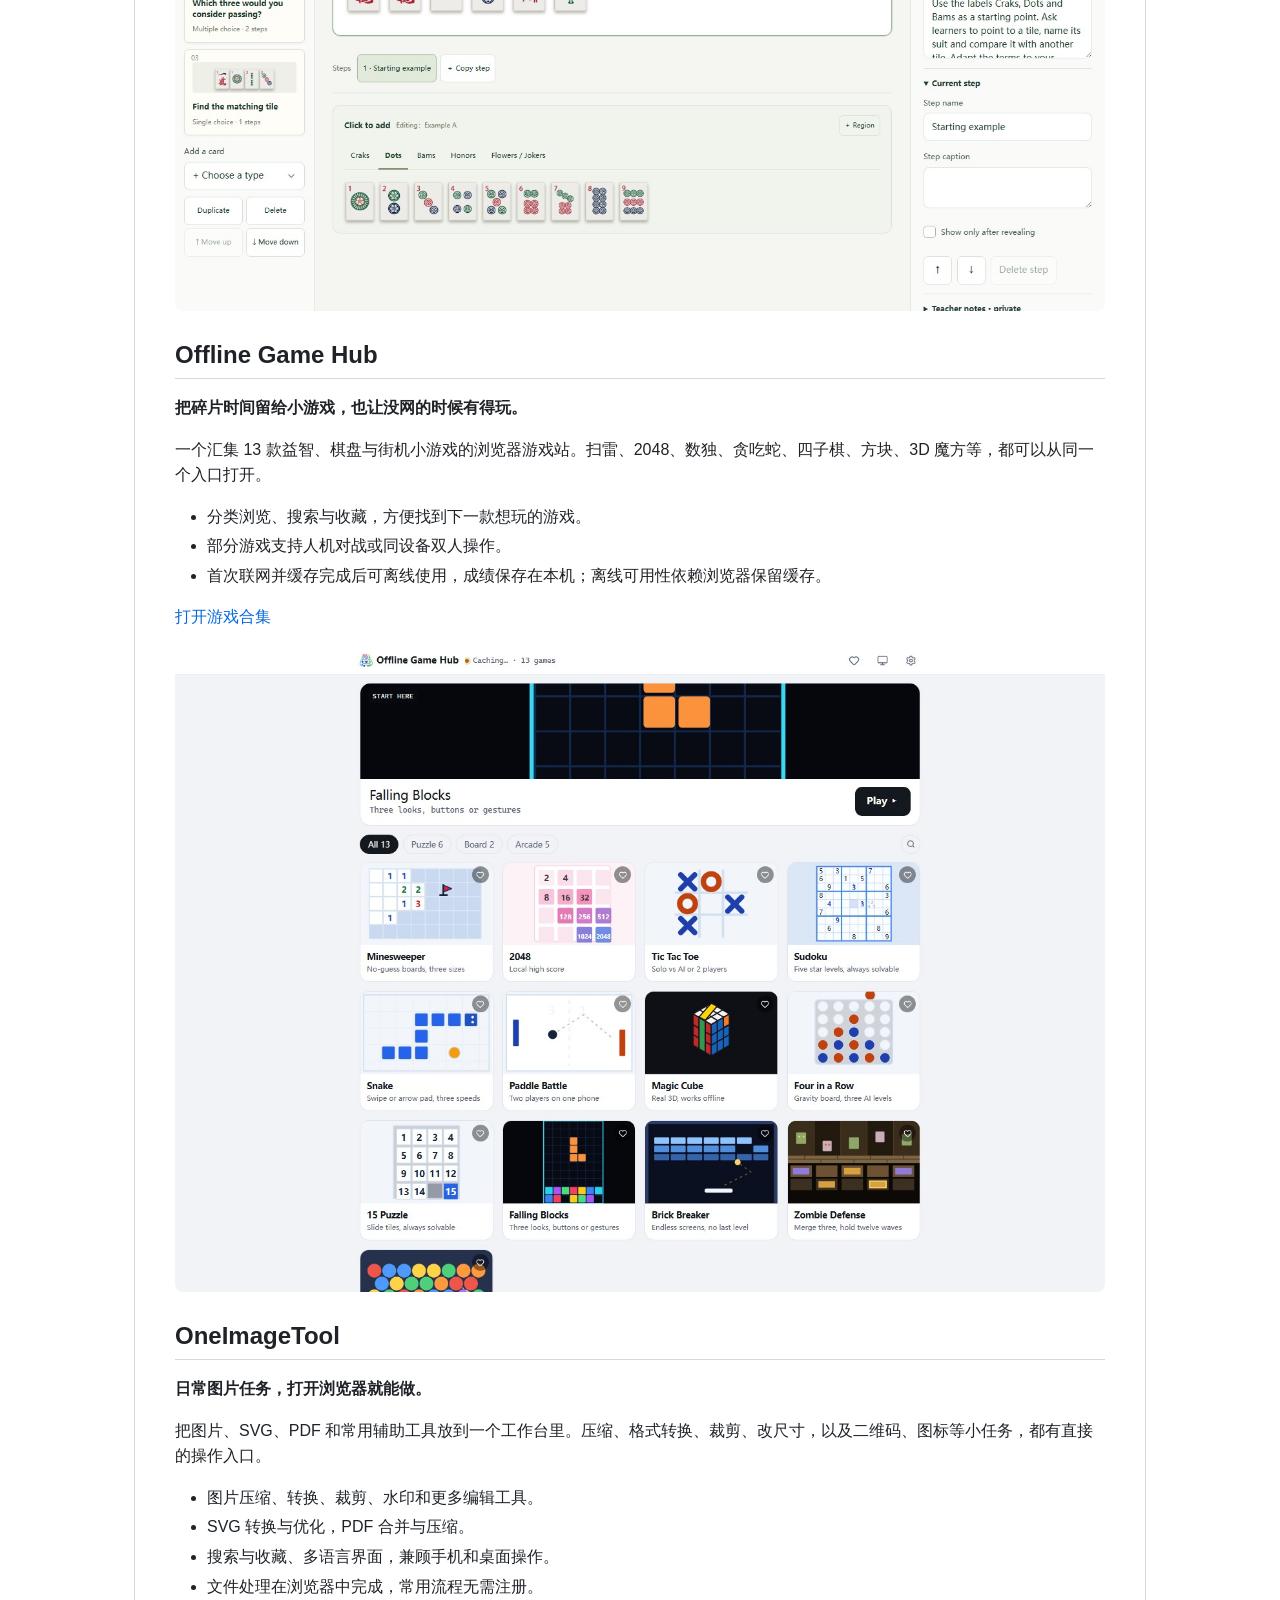
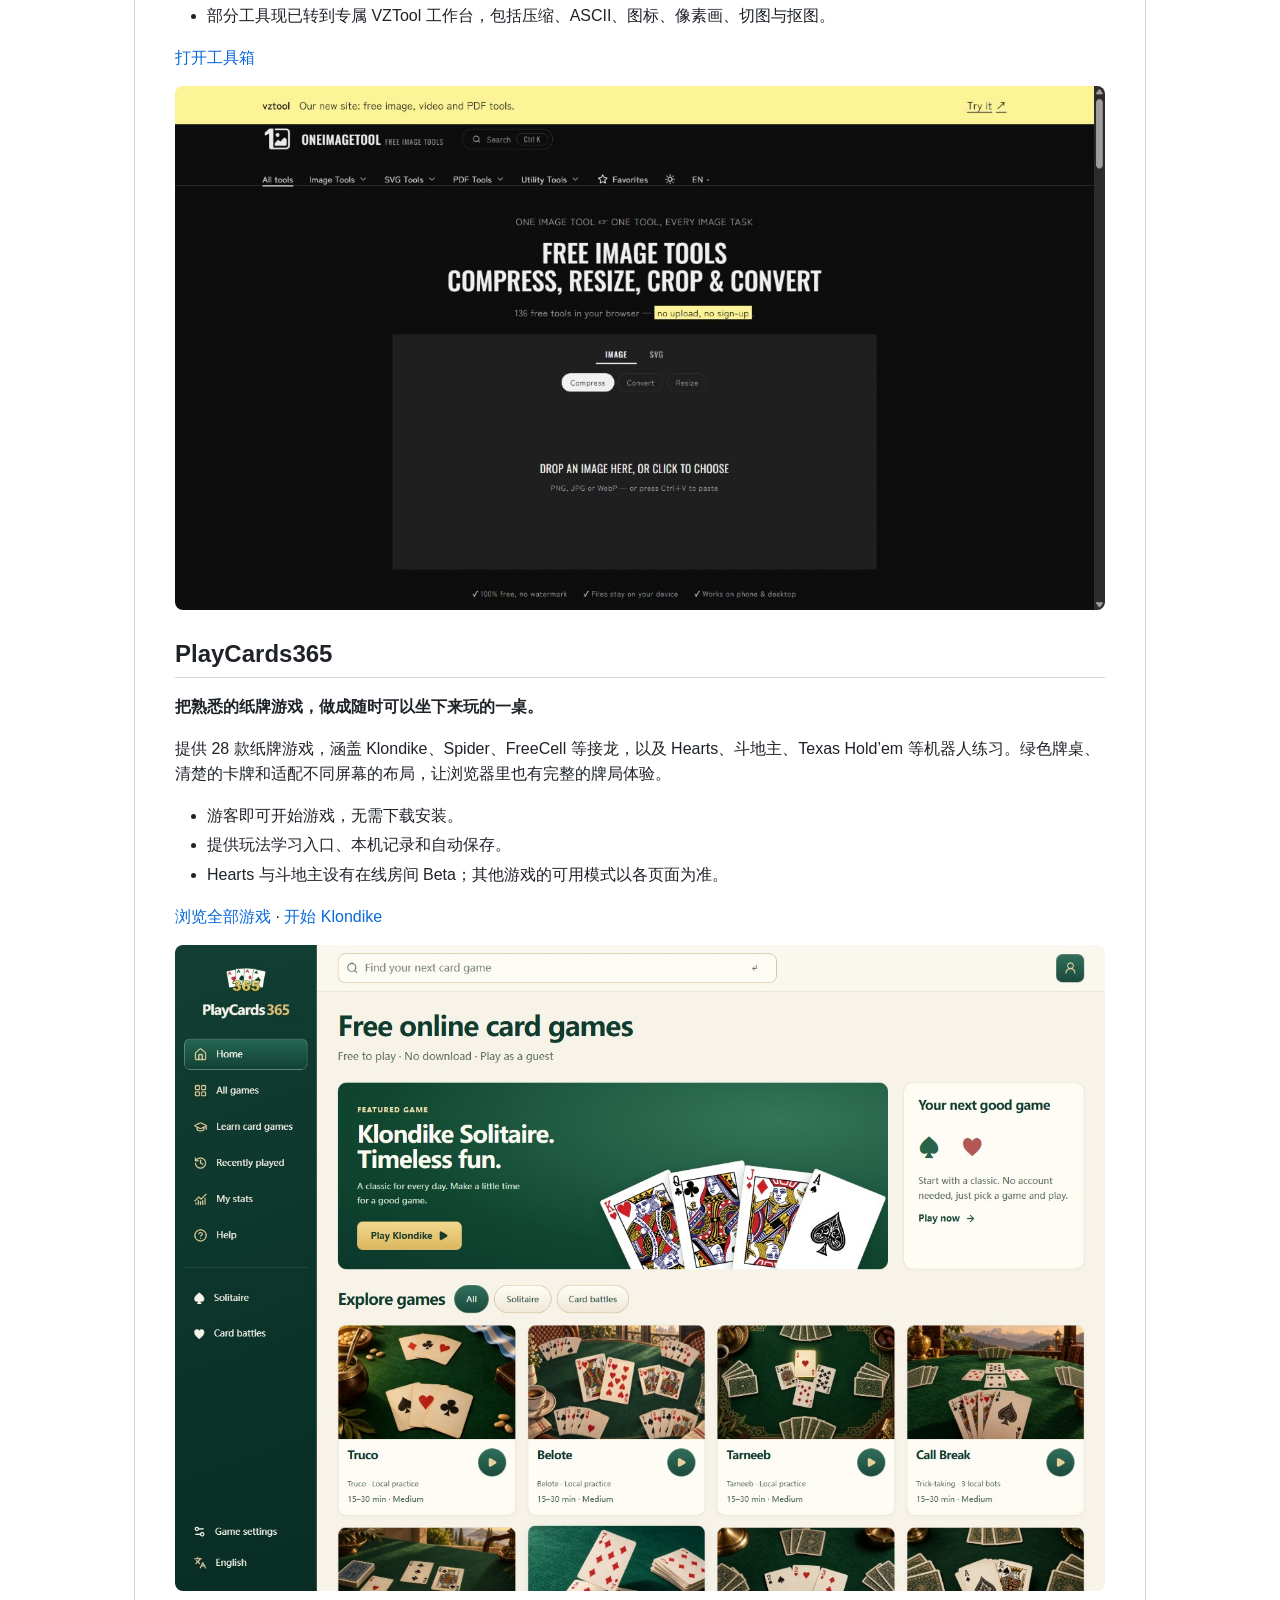
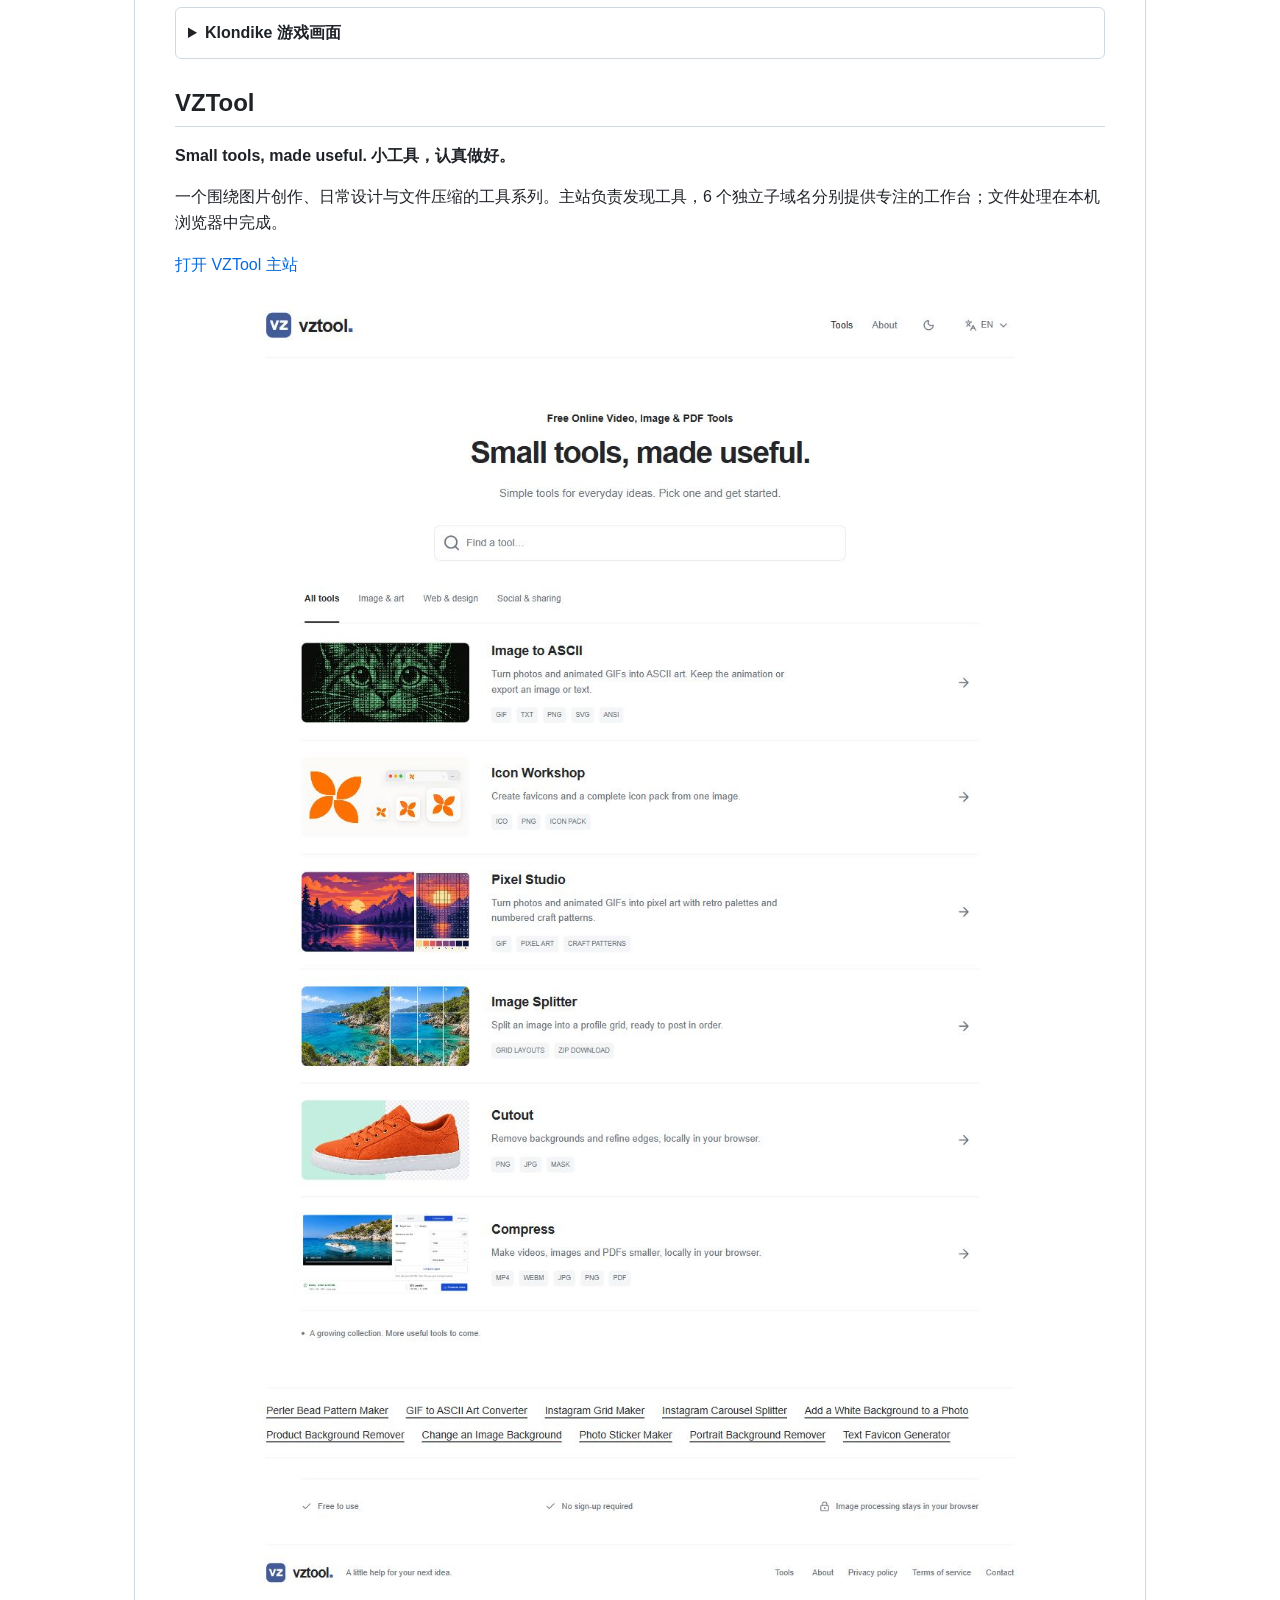
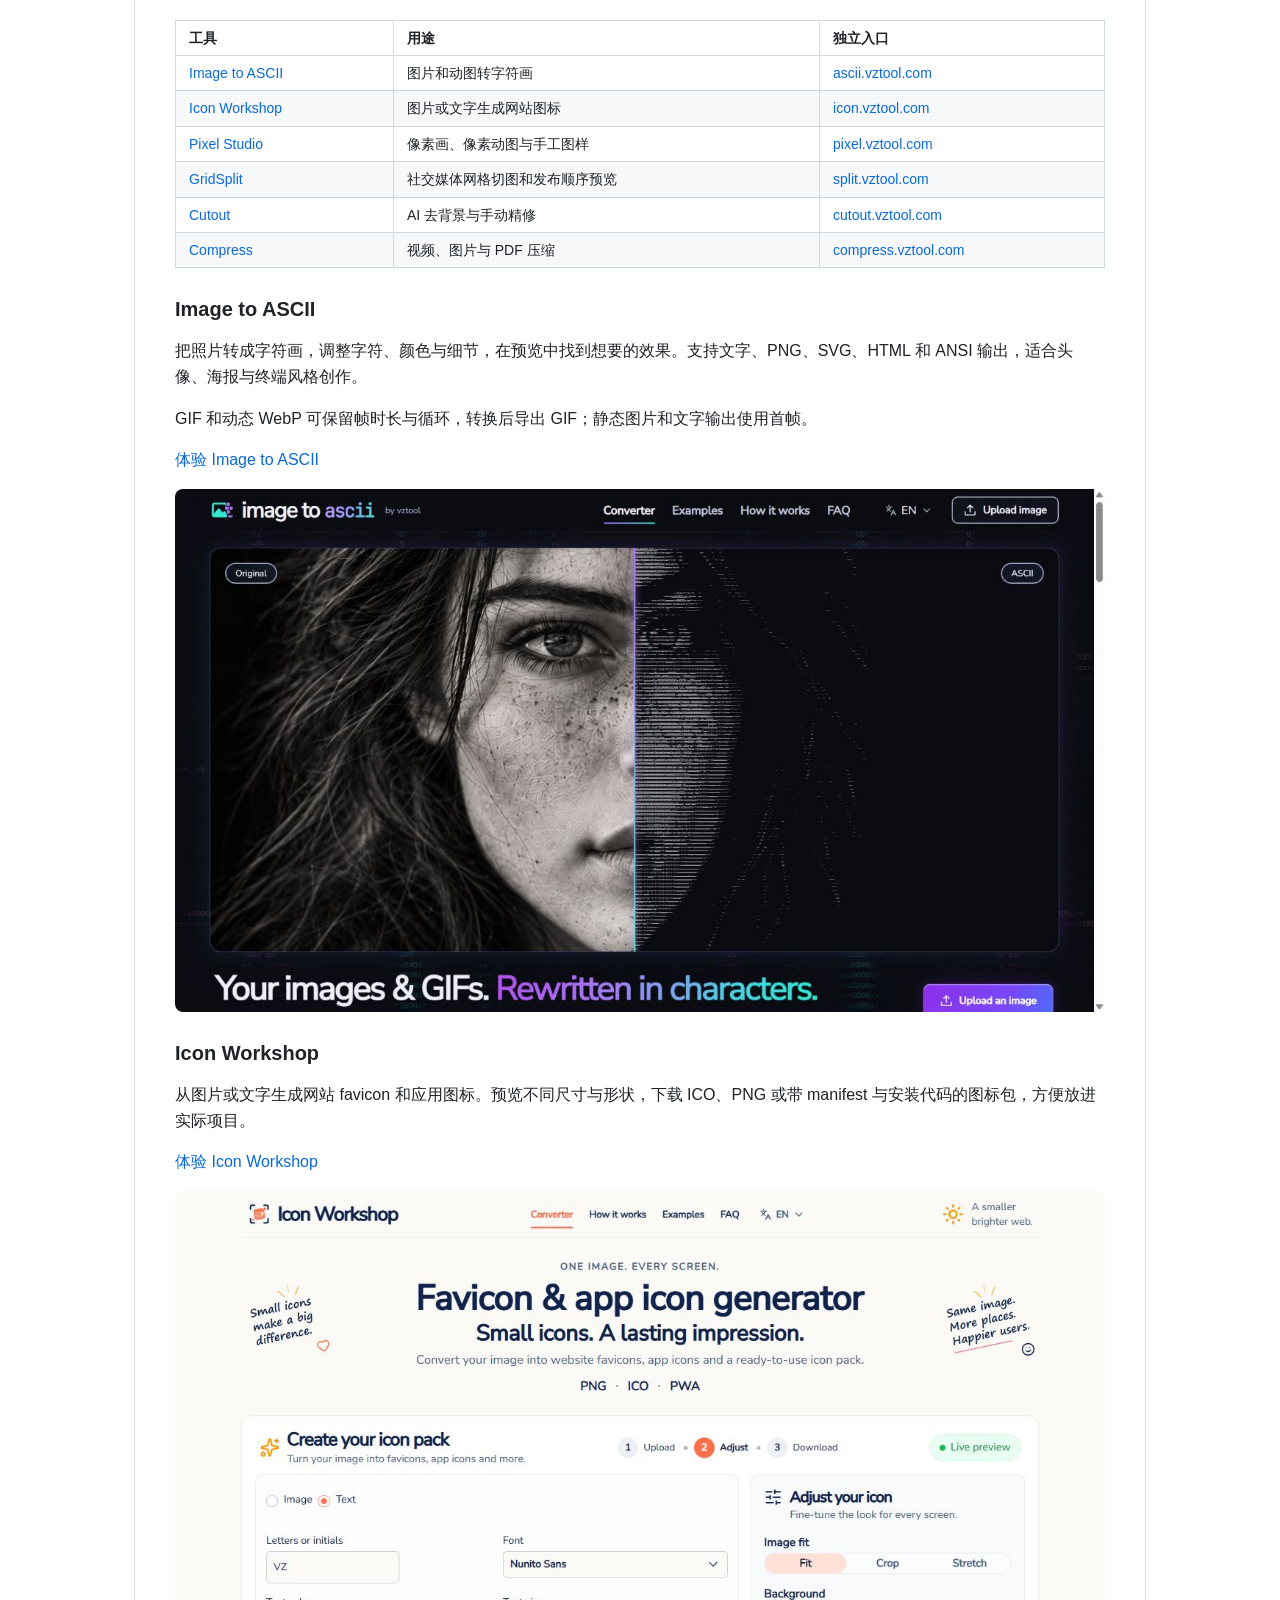
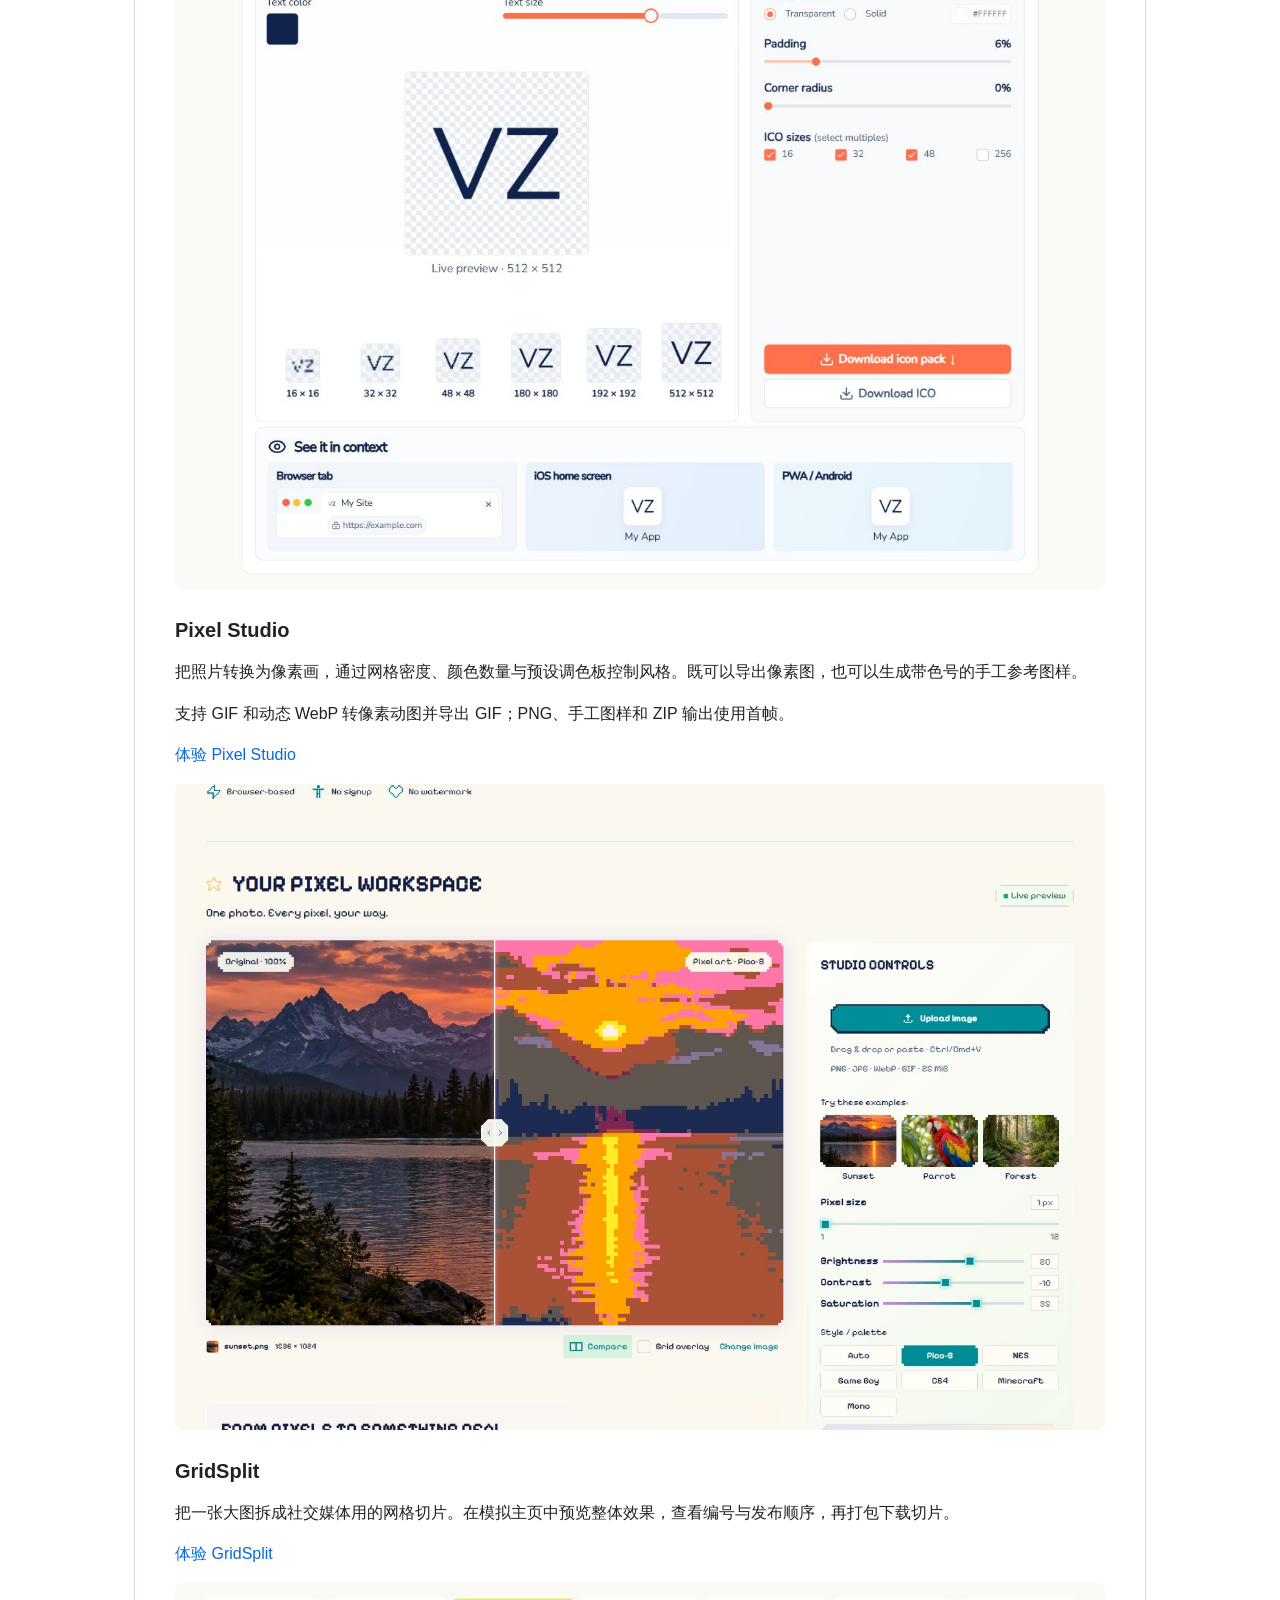
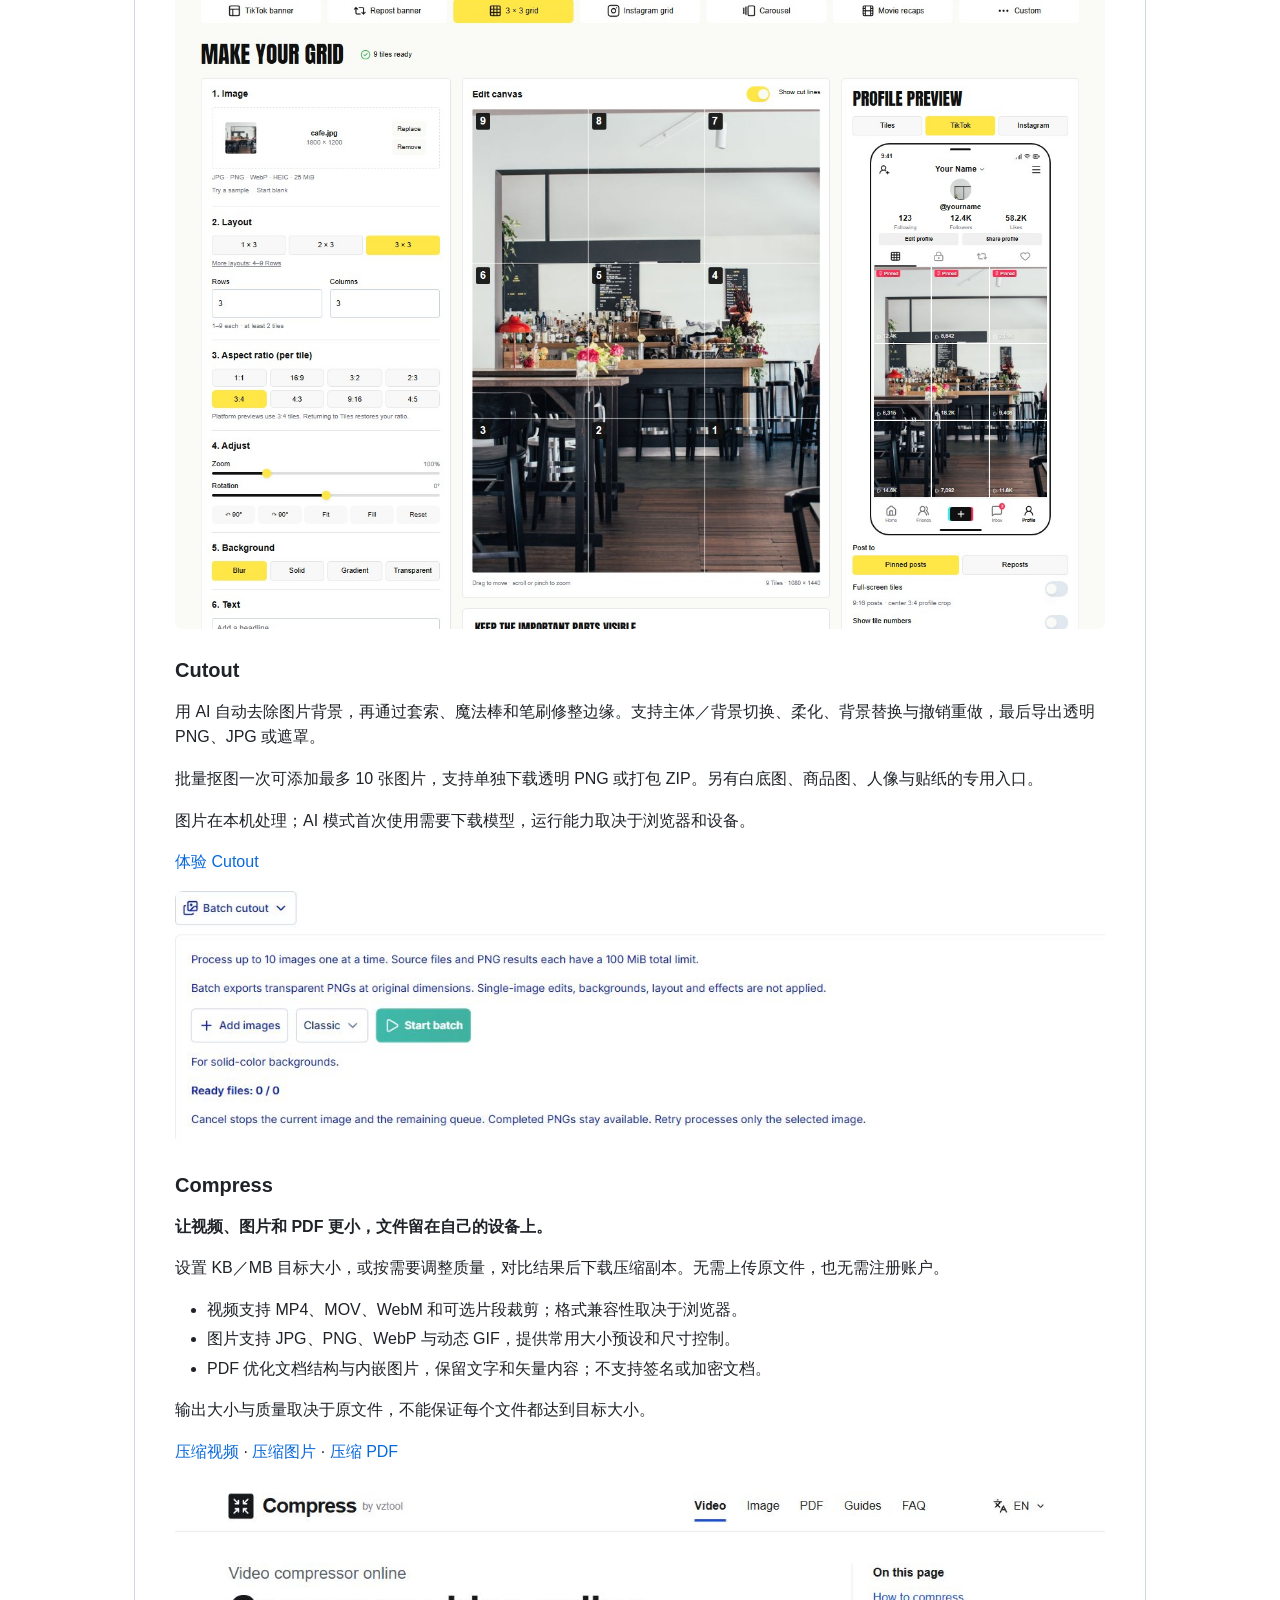
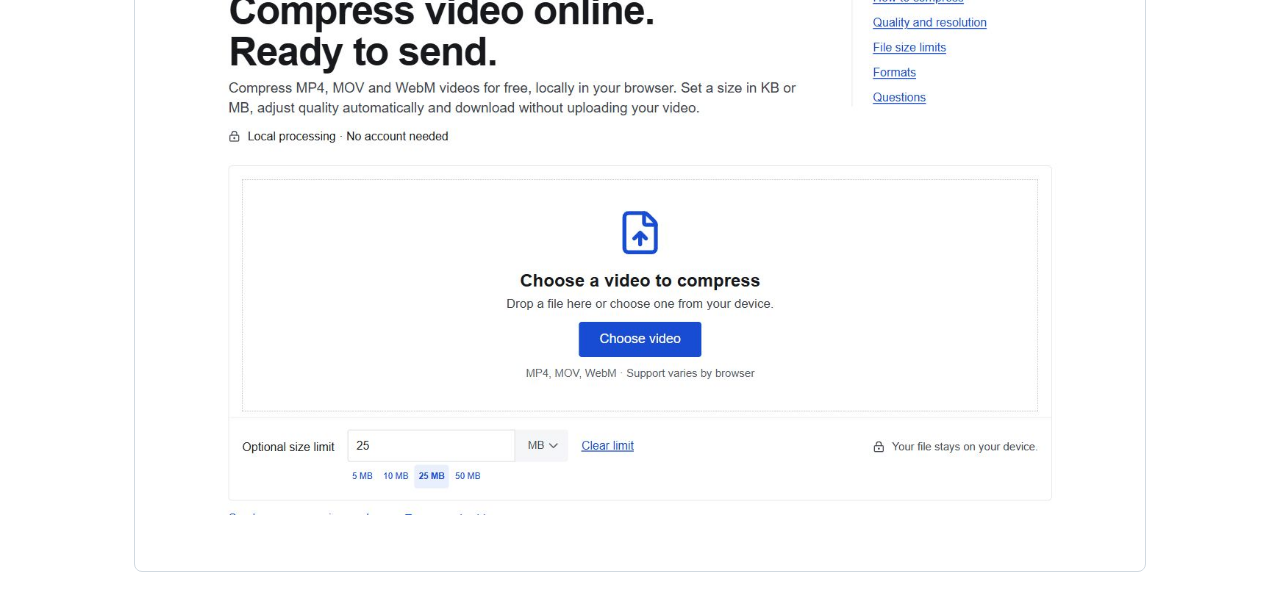
<file: zh.html>
<!doctype html>
<html lang="zh-CN">
<head>
  <meta charset="utf-8">
  <meta name="viewport" content="width=device-width, initial-scale=1">
  <title>Work Display · 作品集</title>
  <meta name="description" content="NongfuSpringSweet 的上线作品集：实用工具、创作工作台、麻将教学和浏览器游戏。8 个项目，14 个在线入口。">
  <link rel="canonical" href="https://portfolio.vztool.com/zh.html">
  <link rel="alternate" hreflang="zh-CN" href="https://portfolio.vztool.com/zh.html">
  <link rel="alternate" hreflang="en" href="https://portfolio.vztool.com/">
  <link rel="alternate" hreflang="x-default" href="https://portfolio.vztool.com/">
  <link rel="stylesheet" href="assets/site.css">
</head>
<body>
  <a class="skip-link" href="#main">跳到作品内容</a>
  <header class="site-header">
    <a class="site-brand" href="./">WORK DISPLAY.</a>
    <nav class="site-nav" aria-label="导航与语言">
      <a href="./" lang="en">English</a>
      <a href="zh.html" lang="zh-CN" aria-current="page">中文</a>
      <a href="https://github.com/NongfuSpringSweet/workdisplay">GitHub ↗</a>
    </nav>
  </header>
  <!-- shortcut: These static pages mirror the READMEs; update both when project descriptions change. -->
  <main id="main"><article><p><img src="assets/cover.svg" alt="Work Display — 把想法做成可以使用的网站"></p>
<h1 id="work-display--作品集">Work Display · 作品集</h1>
<p>你好，我是 <a href="https://github.com/NongfuSpringSweet">NongfuSpringSweet</a>。这里收集了我已上线的作品：实用工具、创作工作台、教学应用和浏览器游戏。</p>
<p><strong>欢迎关注 <a href="https://x.com/HuaAnDev">X · @HuaAnDev</a> 和 <a href="https://www.youtube.com/@HuaanBuilds">YouTube · @HuaanBuilds</a></strong>，了解新作品、产品更新和开发记录。</p>
<p><strong>8 个项目 · 14 个网站</strong></p>
<h2 id="一眼看作品">一眼看作品</h2>
<table>
<thead>
<tr>
<th>作品</th>
<th>做什么</th>
<th>在线体验</th>
</tr>
</thead>
<tbody><tr>
<td><a href="#2048-beer">2048 Beer</a></td>
<td>啤酒视觉主题的 2048 合成游戏</td>
<td><a href="https://2048.beer/">2048.beer</a></td>
</tr>
<tr>
<td><a href="#bingomint">BingoMint</a></td>
<td>制作、设计和打印 Bingo 卡片</td>
<td><a href="https://bingomint.com/">bingomint.com</a></td>
</tr>
<tr>
<td><a href="#catalog-precheck">Catalog Precheck</a></td>
<td>电商商品文件预检与导入风险对比</td>
<td><a href="https://catalogprecheck.com/">catalogprecheck.com</a></td>
</tr>
<tr>
<td><a href="#mahjong-study">Mahjong Study</a></td>
<td>麻将教学课件、牌例与练习</td>
<td><a href="https://mahjongstudy.com/">mahjongstudy.com</a></td>
</tr>
<tr>
<td><a href="#offline-game-hub">Offline Game Hub</a></td>
<td>首次缓存后可以离线玩的小游戏合集</td>
<td><a href="https://offlinegamehub.com/">offlinegamehub.com</a></td>
</tr>
<tr>
<td><a href="#oneimagetool">OneImageTool</a></td>
<td>图片、SVG、PDF 与日常小工具</td>
<td><a href="https://oneimagetool.com/">oneimagetool.com</a></td>
</tr>
<tr>
<td><a href="#playcards365">PlayCards365</a></td>
<td>接龙与多种经典纸牌游戏</td>
<td><a href="https://playcards365.com/">playcards365.com</a></td>
</tr>
<tr>
<td><a href="#vztool">VZTool</a></td>
<td>图片创作工具与视频、图片、PDF 压缩</td>
<td><a href="https://vztool.com/">vztool.com</a></td>
</tr>
</tbody></table>
<h2 id="2048-beer">2048 Beer</h2>
<p><strong>把经典数字合成，做成一场有啤酒视觉风格的小游戏。</strong></p>
<p>用方向键或滑动合并相同方块，从 Fresh Pour 一路升级到 Legendary Brew。木纹桌面、酒杯插画和随数值变深的配色，让每次升级都有直观反馈。</p>
<ul>
<li>提供 Standard、Classic 和 Plus 三种模式。</li>
<li>标准模式包含撤销、交换和单格清除道具；Classic 保留纯粹的合成玩法。</li>
<li>键盘和触屏均可操作，随时打开玩一局。</li>
</ul>
<p><a href="https://2048.beer/">在线试玩</a> · <a href="https://2048.beer/how-to-play">玩法说明</a></p>
<p><a href="https://2048.beer/"><img src="assets/screenshots/2048-beer.jpg" alt="2048 Beer：实际游玩的合成棋盘"></a></p>
<h2 id="bingomint">BingoMint</h2>
<p><strong>从一个活动点子，到一叠可以直接打印的 Bingo 卡。</strong></p>
<p>面向课堂、聚会和活动组织者的卡片制作工具。添加文字、图片和 Emoji，调整布局与样式，即时预览，再生成不同排列的卡片和打印用 PDF。</p>
<ul>
<li>自定义 3×3、4×4、5×5 卡片，以及经典 30／75／80／90-ball 数字模式。</li>
<li>主题模板、自由格、卡片设计和 A4／Letter 排版。</li>
<li>支持 90-ball 六票 strip、本机保存与 JSON 备份，以及本机叫号和卡片检查。</li>
<li>基础制作和下载无需注册，界面支持多种语言。</li>
</ul>
<p><a href="https://bingomint.com/">打开编辑器</a> · <a href="https://bingomint.com/templates">浏览模板</a></p>
<p><a href="https://bingomint.com/"><img src="assets/screenshots/bingomint.jpg" alt="BingoMint：Nature Walk 示例卡的编辑与即时预览"></a></p>
<h2 id="catalog-precheck">Catalog Precheck</h2>
<p><strong>在导入商店之前，先看清商品文件里的问题。</strong></p>
<p>面向电商商品批量操作的文件检查工具。在浏览器中检查 Shopify CSV／XLSX 的结构、表头、商品与变体、价格及图片 URL，并把问题定位到具体记录和字段。</p>
<ul>
<li>Shopify 文件预检、双文件 Import Risk Compare、价格调整预览与报告。</li>
<li>提供 WooCommerce → Shopify 转换，以及 BigCommerce、Wix 和特定 TikTok Shop 模板的检查入口。</li>
<li>文件检查在本机浏览器完成；先看结果，再决定是否下载修改副本。</li>
</ul>
<p>检查基于提供的文件和工具支持的规则，不能读取商店实际状态或保证导入结果。</p>
<p><a href="https://catalogprecheck.com/">打开网站</a> · <a href="https://catalogprecheck.com/shopify-csv-validator">Shopify 预检</a> · <a href="https://catalogprecheck.com/compare">文件对比</a></p>
<p><a href="https://catalogprecheck.com/"><img src="assets/screenshots/catalog-precheck.jpg" alt="Catalog Precheck：Shopify 商品文件预检入口"></a></p>
<details>
<summary>示例检查结果</summary>


<p><img src="assets/screenshots/catalog-precheck-check.jpg" alt="Catalog Precheck：公开练习文件的检查结果"></p>
</details>

<h2 id="mahjong-study">Mahjong Study</h2>
<p><strong>把一个麻将牌例，变成可以讲解、演示和带走的课程。</strong></p>
<p>面向教师和学习者的麻将教学工作台。摆放牌例、编写问题与讲解、组织教学卡片和分步演示，帮助课堂从“看牌”走向“说清楚为什么”。</p>
<ul>
<li>可编辑的课件、选择题、学生预览与演示模式。</li>
<li>手牌和整桌编辑、3D 牌面查看、图片与打印输出。</li>
<li>提供规则参考与练习入口，并明确区分不同麻将玩法。</li>
<li>基础编辑无需账户，支持本机保存和 JSON 备份。</li>
</ul>
<p><a href="https://mahjongstudy.com/">打开教学工作台</a></p>
<p><a href="https://mahjongstudy.com/"><img src="assets/screenshots/mahjong-study.jpg" alt="Mahjong Study：牌例、教学卡片与讲解编辑"></a></p>
<h2 id="offline-game-hub">Offline Game Hub</h2>
<p><strong>把碎片时间留给小游戏，也让没网的时候有得玩。</strong></p>
<p>一个汇集 13 款益智、棋盘与街机小游戏的浏览器游戏站。扫雷、2048、数独、贪吃蛇、四子棋、方块、3D 魔方等，都可以从同一个入口打开。</p>
<ul>
<li>分类浏览、搜索与收藏，方便找到下一款想玩的游戏。</li>
<li>部分游戏支持人机对战或同设备双人操作。</li>
<li>首次联网并缓存完成后可离线使用，成绩保存在本机；离线可用性依赖浏览器保留缓存。</li>
</ul>
<p><a href="https://offlinegamehub.com/">打开游戏合集</a></p>
<p><a href="https://offlinegamehub.com/"><img src="assets/screenshots/offline-game-hub.jpg" alt="Offline Game Hub：按类别浏览小游戏"></a></p>
<h2 id="oneimagetool">OneImageTool</h2>
<p><strong>日常图片任务，打开浏览器就能做。</strong></p>
<p>把图片、SVG、PDF 和常用辅助工具放到一个工作台里。压缩、格式转换、裁剪、改尺寸，以及二维码、图标等小任务，都有直接的操作入口。</p>
<ul>
<li>图片压缩、转换、裁剪、水印和更多编辑工具。</li>
<li>SVG 转换与优化，PDF 合并与压缩。</li>
<li>搜索与收藏、多语言界面，兼顾手机和桌面操作。</li>
<li>文件处理在浏览器中完成，常用流程无需注册。</li>
<li>部分工具现已转到专属 VZTool 工作台，包括压缩、ASCII、图标、像素画、切图与抠图。</li>
</ul>
<p><a href="https://oneimagetool.com/">打开工具箱</a></p>
<p><a href="https://oneimagetool.com/"><img src="assets/screenshots/one-image-tool.jpg" alt="OneImageTool：图片压缩、转换与改尺寸工作台"></a></p>
<h2 id="playcards365">PlayCards365</h2>
<p><strong>把熟悉的纸牌游戏，做成随时可以坐下来玩的一桌。</strong></p>
<p>提供 28 款纸牌游戏，涵盖 Klondike、Spider、FreeCell 等接龙，以及 Hearts、斗地主、Texas Hold’em 等机器人练习。绿色牌桌、清楚的卡牌和适配不同屏幕的布局，让浏览器里也有完整的牌局体验。</p>
<ul>
<li>游客即可开始游戏，无需下载安装。</li>
<li>提供玩法学习入口、本机记录和自动保存。</li>
<li>Hearts 与斗地主设有在线房间 Beta；其他游戏的可用模式以各页面为准。</li>
</ul>
<p><a href="https://playcards365.com/">浏览全部游戏</a> · <a href="https://playcards365.com/games/klondike/">开始 Klondike</a></p>
<p><a href="https://playcards365.com/"><img src="assets/screenshots/playcards365.jpg" alt="PlayCards365：经典接龙与纸牌游戏大厅"></a></p>
<details>
<summary>Klondike 游戏画面</summary>

<p><img src="assets/screenshots/playcards365-game.jpg" alt="PlayCards365：Klondike 实际游戏界面"></p>
</details>

<h2 id="vztool">VZTool</h2>
<p><strong>Small tools, made useful. 小工具，认真做好。</strong></p>
<p>一个围绕图片创作、日常设计与文件压缩的工具系列。主站负责发现工具，6 个独立子域名分别提供专注的工作台；文件处理在本机浏览器中完成。</p>
<p><a href="https://vztool.com/">打开 VZTool 主站</a></p>
<p><a href="https://vztool.com/"><img src="assets/screenshots/vztool.jpg" alt="VZTool：创作工具与视频、图片、PDF 压缩入口"></a></p>
<table>
<thead>
<tr>
<th>工具</th>
<th>用途</th>
<th>独立入口</th>
</tr>
</thead>
<tbody><tr>
<td><a href="#image-to-ascii">Image to ASCII</a></td>
<td>图片和动图转字符画</td>
<td><a href="https://ascii.vztool.com/">ascii.vztool.com</a></td>
</tr>
<tr>
<td><a href="#icon-workshop">Icon Workshop</a></td>
<td>图片或文字生成网站图标</td>
<td><a href="https://icon.vztool.com/">icon.vztool.com</a></td>
</tr>
<tr>
<td><a href="#pixel-studio">Pixel Studio</a></td>
<td>像素画、像素动图与手工图样</td>
<td><a href="https://pixel.vztool.com/">pixel.vztool.com</a></td>
</tr>
<tr>
<td><a href="#gridsplit">GridSplit</a></td>
<td>社交媒体网格切图和发布顺序预览</td>
<td><a href="https://split.vztool.com/">split.vztool.com</a></td>
</tr>
<tr>
<td><a href="#cutout">Cutout</a></td>
<td>AI 去背景与手动精修</td>
<td><a href="https://cutout.vztool.com/">cutout.vztool.com</a></td>
</tr>
<tr>
<td><a href="#compress">Compress</a></td>
<td>视频、图片与 PDF 压缩</td>
<td><a href="https://compress.vztool.com/">compress.vztool.com</a></td>
</tr>
</tbody></table>
<h3 id="image-to-ascii">Image to ASCII</h3>
<p>把照片转成字符画，调整字符、颜色与细节，在预览中找到想要的效果。支持文字、PNG、SVG、HTML 和 ANSI 输出，适合头像、海报与终端风格创作。</p>
<p>GIF 和动态 WebP 可保留帧时长与循环，转换后导出 GIF；静态图片和文字输出使用首帧。</p>
<p><a href="https://ascii.vztool.com/">体验 Image to ASCII</a></p>
<p><a href="https://ascii.vztool.com/"><img src="assets/screenshots/vztool-ascii.jpg" alt="Image to ASCII：图片与 GIF 转换入口和字符画对照"></a></p>
<h3 id="icon-workshop">Icon Workshop</h3>
<p>从图片或文字生成网站 favicon 和应用图标。预览不同尺寸与形状，下载 ICO、PNG 或带 manifest 与安装代码的图标包，方便放进实际项目。</p>
<p><a href="https://icon.vztool.com/">体验 Icon Workshop</a></p>
<p><a href="https://icon.vztool.com/"><img src="assets/screenshots/vztool-icon.jpg" alt="Icon Workshop：文字图标生成与多尺寸预览"></a></p>
<h3 id="pixel-studio">Pixel Studio</h3>
<p>把照片转换为像素画，通过网格密度、颜色数量与预设调色板控制风格。既可以导出像素图，也可以生成带色号的手工参考图样。</p>
<p>支持 GIF 和动态 WebP 转像素动图并导出 GIF；PNG、手工图样和 ZIP 输出使用首帧。</p>
<p><a href="https://pixel.vztool.com/">体验 Pixel Studio</a></p>
<p><a href="https://pixel.vztool.com/"><img src="assets/screenshots/vztool-pixel.jpg" alt="Pixel Studio：像素画与手工图样工作台"></a></p>
<h3 id="gridsplit">GridSplit</h3>
<p>把一张大图拆成社交媒体用的网格切片。在模拟主页中预览整体效果，查看编号与发布顺序，再打包下载切片。</p>
<p><a href="https://split.vztool.com/">体验 GridSplit</a></p>
<p><a href="https://split.vztool.com/"><img src="assets/screenshots/vztool-split.jpg" alt="GridSplit：社交媒体网格切图与主页预览"></a></p>
<h3 id="cutout">Cutout</h3>
<p>用 AI 自动去除图片背景，再通过套索、魔法棒和笔刷修整边缘。支持主体／背景切换、柔化、背景替换与撤销重做，最后导出透明 PNG、JPG 或遮罩。</p>
<p>批量抠图一次可添加最多 10 张图片，支持单独下载透明 PNG 或打包 ZIP。另有白底图、商品图、人像与贴纸的专用入口。</p>
<p>图片在本机处理；AI 模式首次使用需要下载模型，运行能力取决于浏览器和设备。</p>
<p><a href="https://cutout.vztool.com/">体验 Cutout</a></p>
<p><a href="https://cutout.vztool.com/"><img src="assets/screenshots/vztool-cutout.jpg" alt="Cutout：批量背景去除设置"></a></p>
<h3 id="compress">Compress</h3>
<p><strong>让视频、图片和 PDF 更小，文件留在自己的设备上。</strong></p>
<p>设置 KB／MB 目标大小，或按需要调整质量，对比结果后下载压缩副本。无需上传原文件，也无需注册账户。</p>
<ul>
<li>视频支持 MP4、MOV、WebM 和可选片段裁剪；格式兼容性取决于浏览器。</li>
<li>图片支持 JPG、PNG、WebP 与动态 GIF，提供常用大小预设和尺寸控制。</li>
<li>PDF 优化文档结构与内嵌图片，保留文字和矢量内容；不支持签名或加密文档。</li>
</ul>
<p>输出大小与质量取决于原文件，不能保证每个文件都达到目标大小。</p>
<p><a href="https://compress.vztool.com/">压缩视频</a> · <a href="https://compress.vztool.com/image">压缩图片</a> · <a href="https://compress.vztool.com/pdf">压缩 PDF</a></p>
<p><a href="https://compress.vztool.com/"><img src="assets/screenshots/vztool-compress.jpg" alt="Compress：本地视频压缩与目标大小设置"></a></p>
</article></main>
</body>
</html>
</file>
<file: assets/site.css>
*{box-sizing:border-box}body{margin:0;color:#1f2328;background:white;font-family:-apple-system,BlinkMacSystemFont,"Segoe UI","Microsoft YaHei",sans-serif;font-size:16px;line-height:1.6}article{max-width:1012px;margin:32px auto;padding:40px;border:1px solid #d1d9e0;border-radius:8px}h1,h2,h3{line-height:1.3;margin:28px 0 16px;font-weight:600}h1{font-size:32px}h2{font-size:24px}h1,h2{padding-bottom:8px;border-bottom:1px solid #d1d9e0}h3{font-size:20px}p,ul,table,details{margin-top:0;margin-bottom:16px}img{max-width:100%;height:auto;vertical-align:middle}a{color:#0969da;text-decoration:none}table{border-collapse:collapse;width:100%;font-size:14px}td,th{border:1px solid #d1d9e0;padding:6px 13px;text-align:left}tr:nth-child(2n){background:#f6f8fa}ul{padding-left:2em}li+li{margin-top:4px}details{padding:12px;border:1px solid #d1d9e0;border-radius:6px}summary{cursor:pointer}hr{border:0;height:4px;background:#d1d9e0;margin:28px 0}code{background:#f6f8fa;padding:2px 5px;border-radius:4px}@media(max-width:600px){article{margin:0;padding:18px;border:0}table{display:block;overflow:auto;font-size:12px}h1{font-size:27px}h2{font-size:23px}}
.site-header{max-width:1012px;margin:0 auto;padding:20px 0;display:flex;align-items:center;justify-content:space-between;border-bottom:1px solid #d1d9e0}.site-brand{font-weight:700;color:#102b27;letter-spacing:.08em}.site-nav{display:flex;gap:22px;font-size:14px}.site-nav [aria-current]{color:#1f2328;font-weight:700}.skip-link{position:absolute;top:-80px;left:20px;background:white;padding:12px;z-index:10}.skip-link:focus{top:10px}a:hover{text-decoration:underline}a:focus-visible,summary:focus-visible{outline:3px solid #238664;outline-offset:4px}article{margin-top:24px}h2,h3{scroll-margin-top:24px}article>p:first-child img{border-radius:16px}article img{border-radius:8px}summary{font-weight:600}details[open]>summary{margin-bottom:16px}@media(max-width:1080px){.site-header{margin:0 18px}}@media(max-width:600px){.site-header{padding:16px 0}.site-nav{gap:14px}article{margin-top:12px}}
</file>
